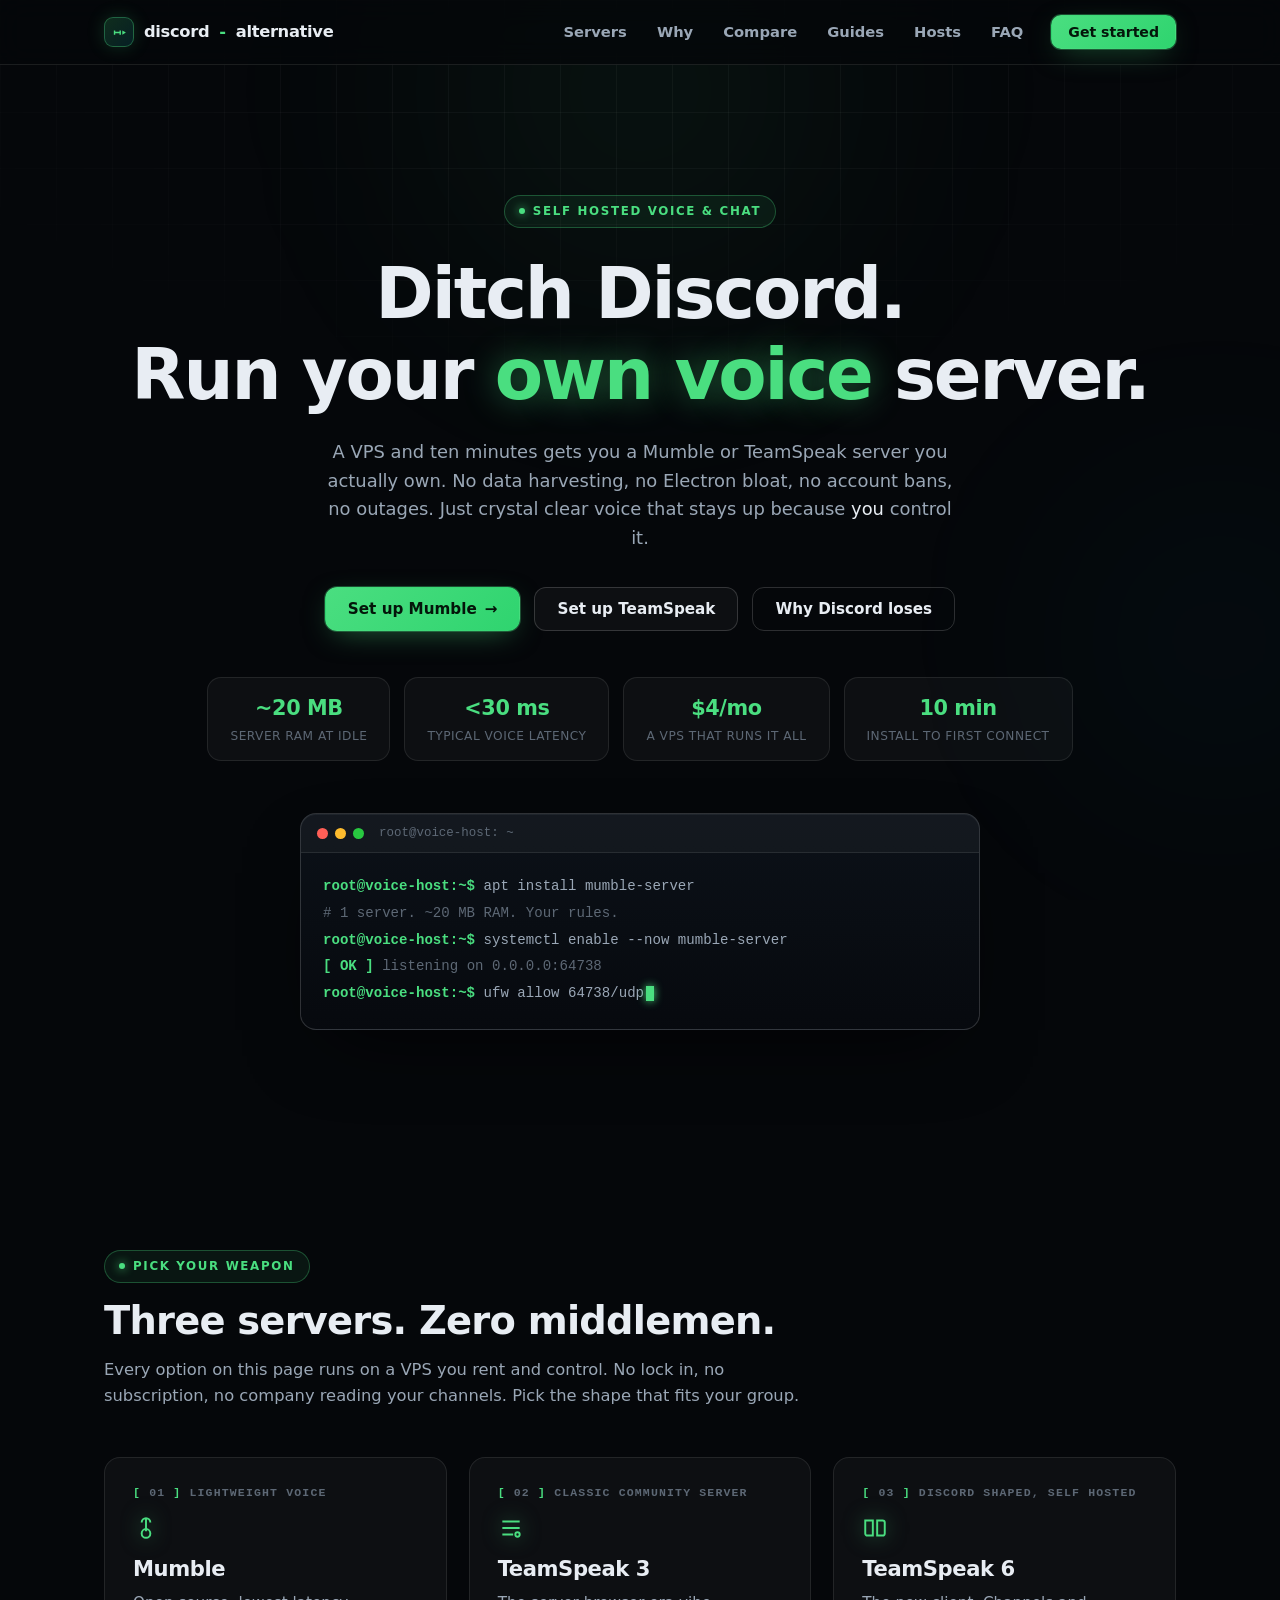
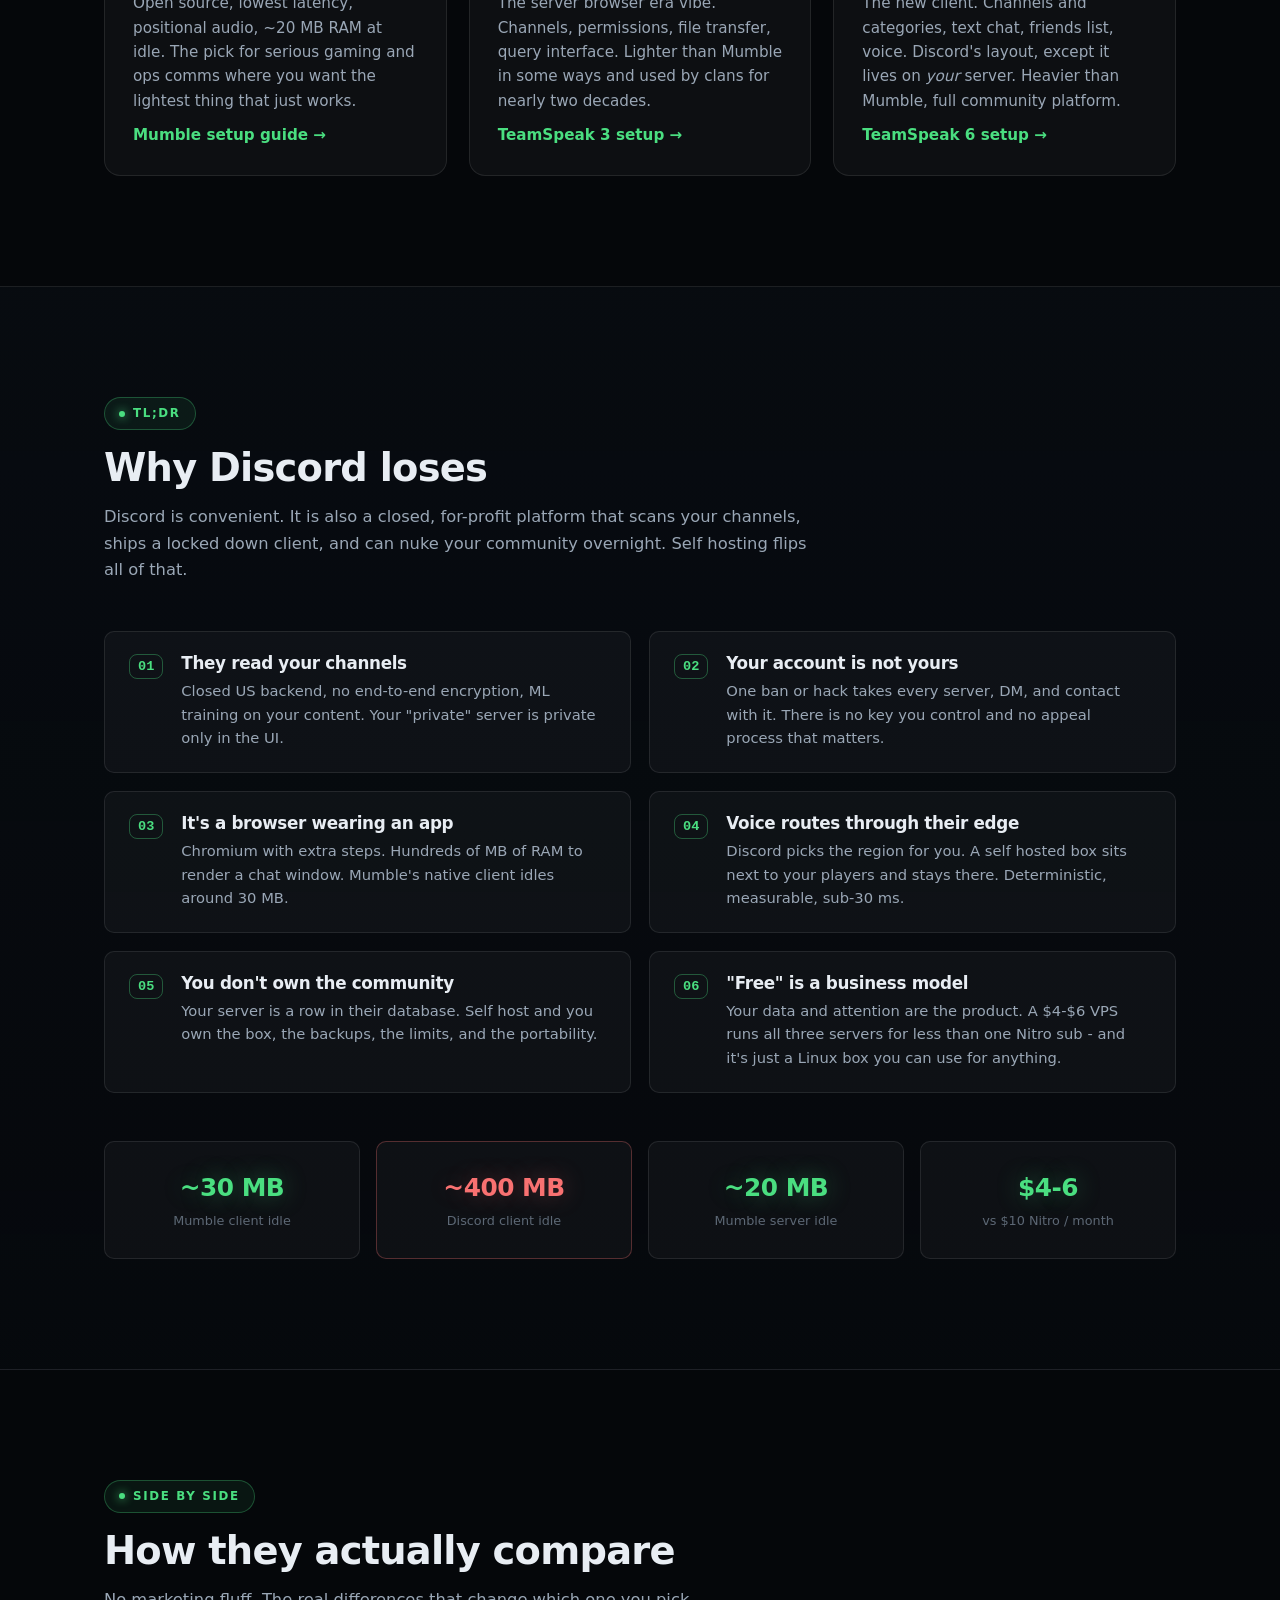
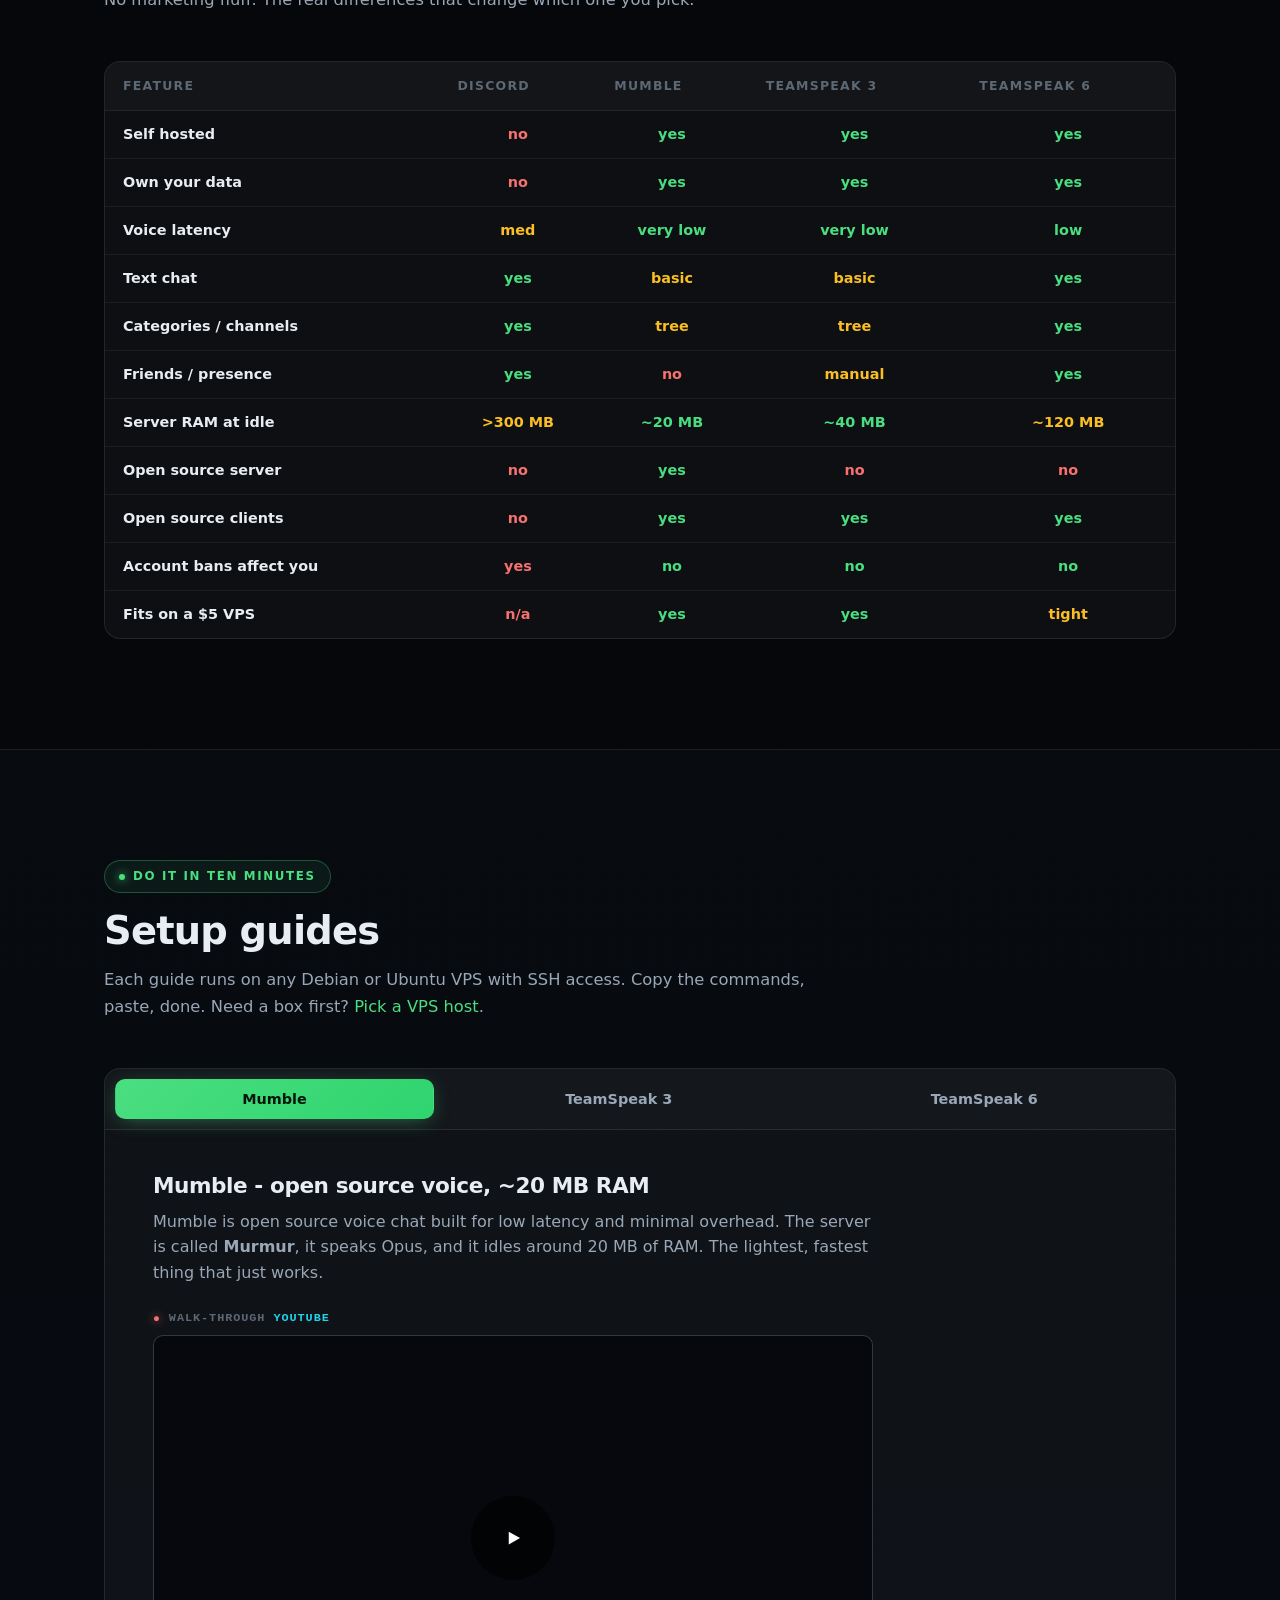
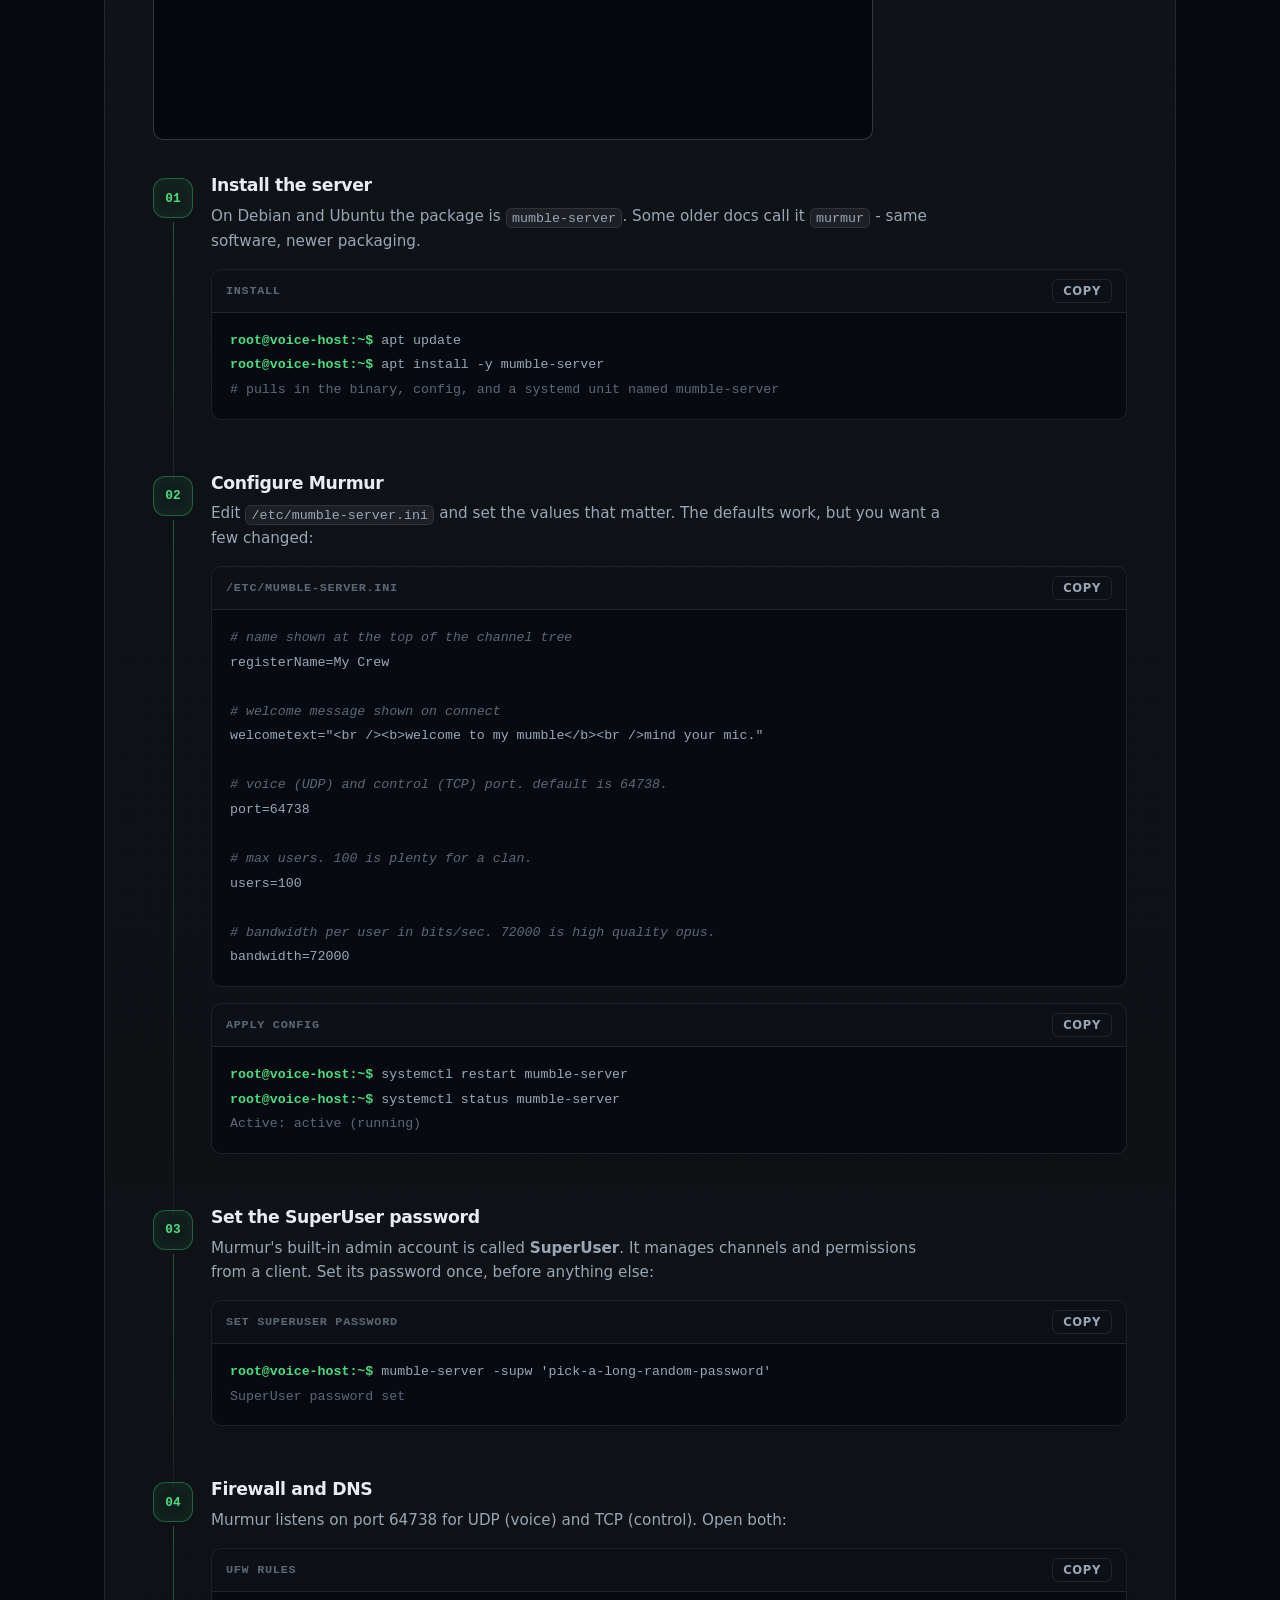
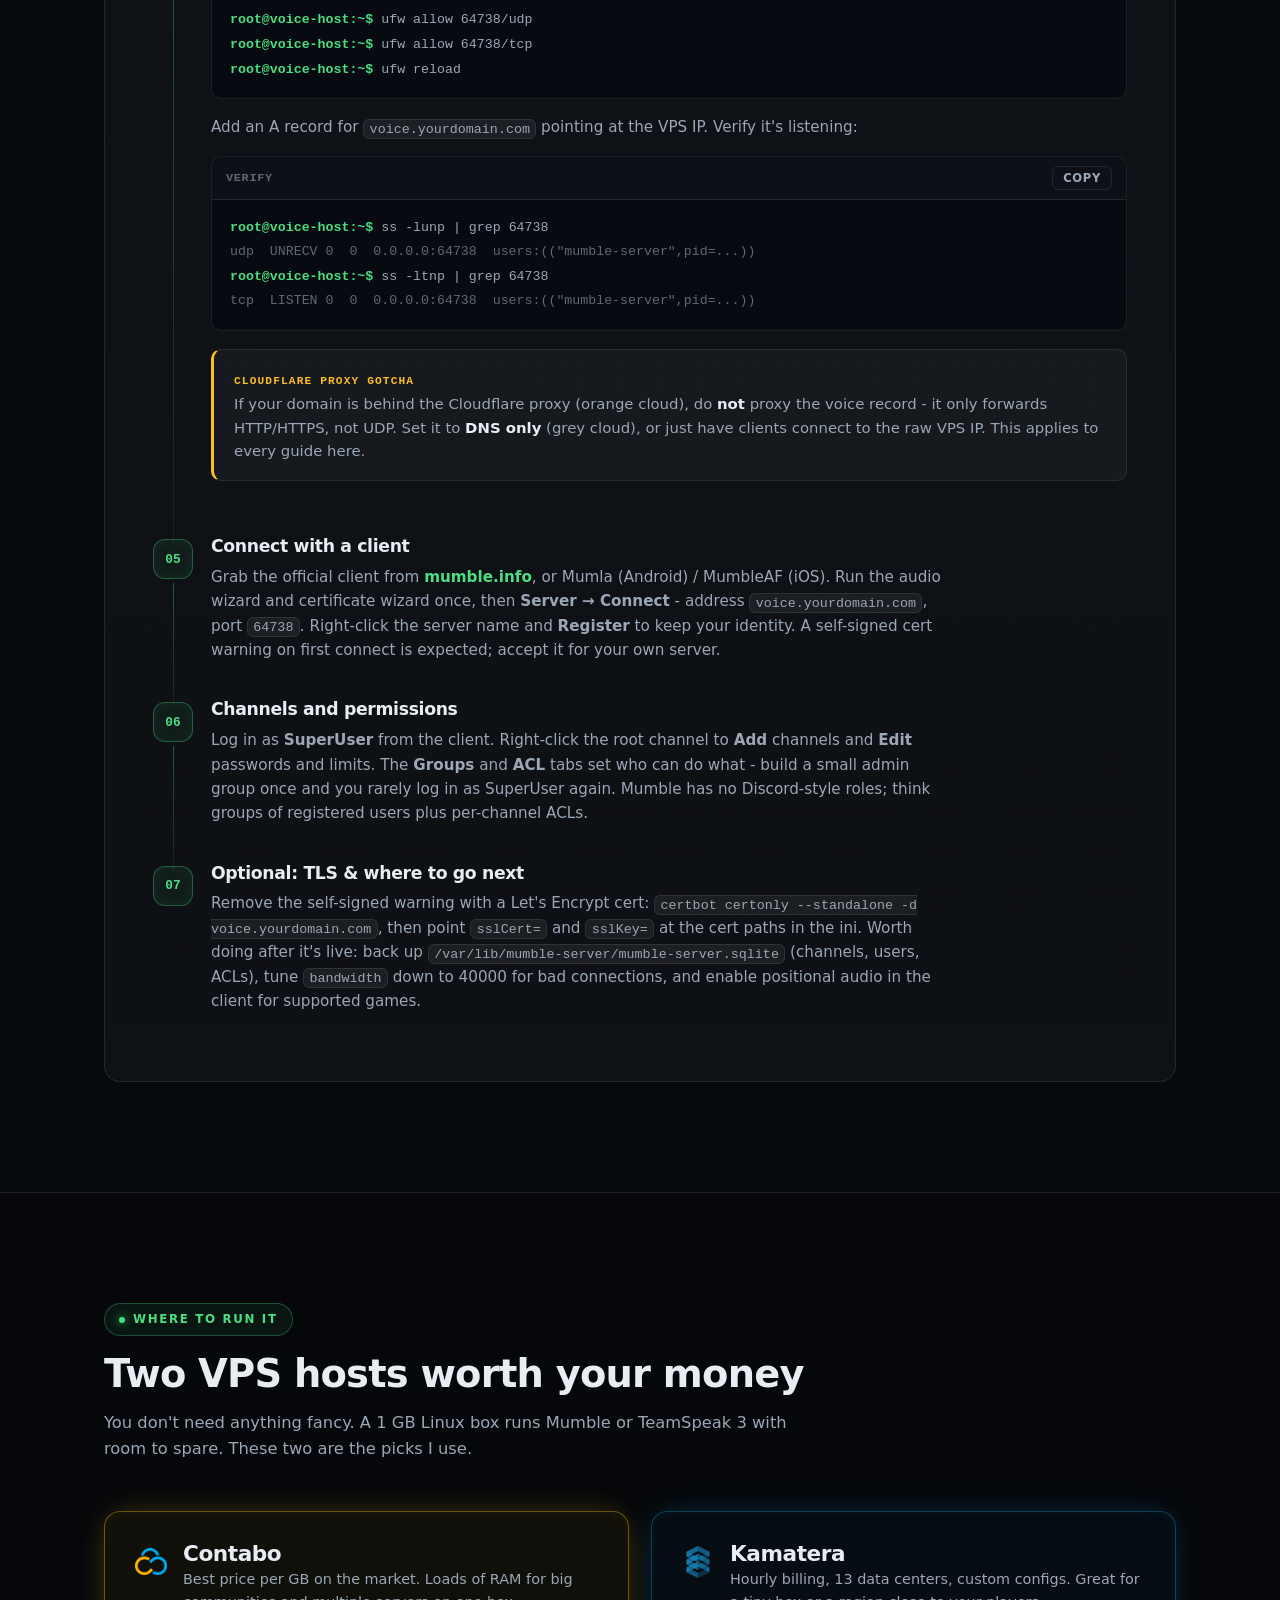
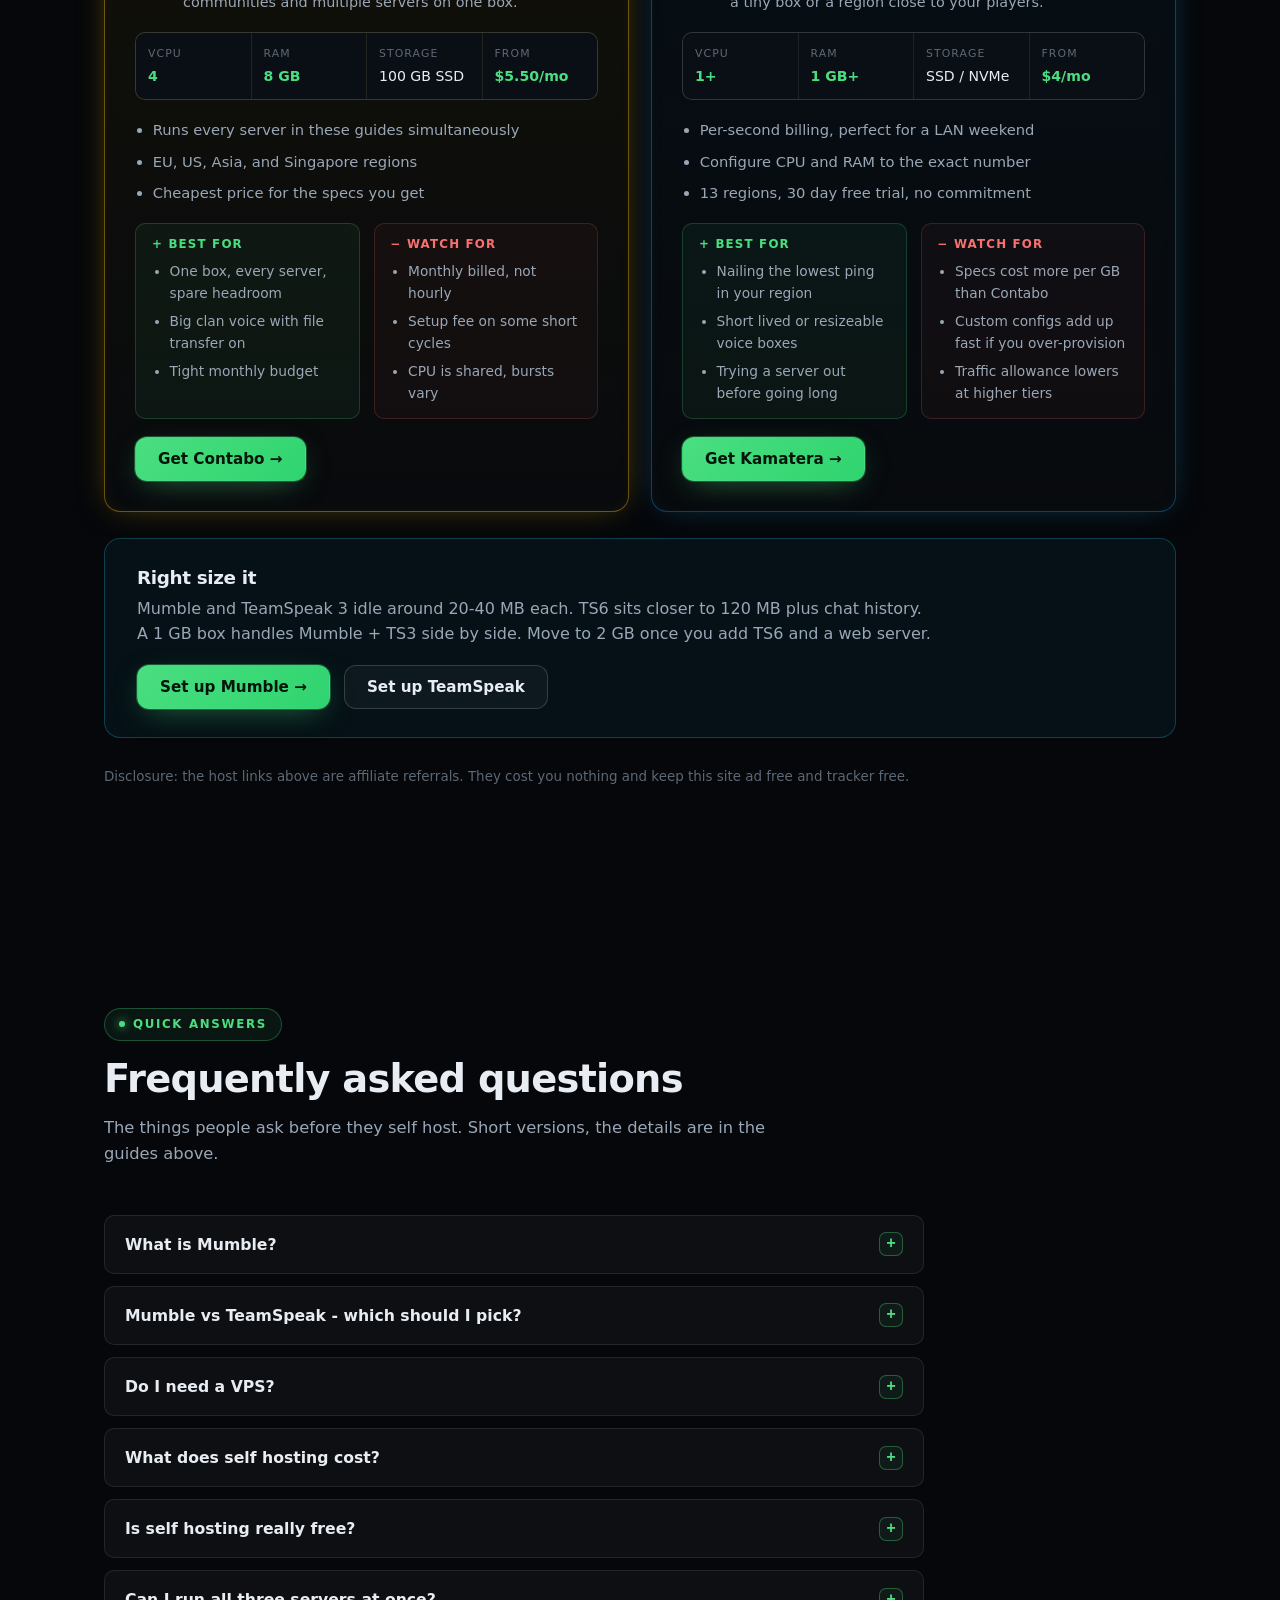
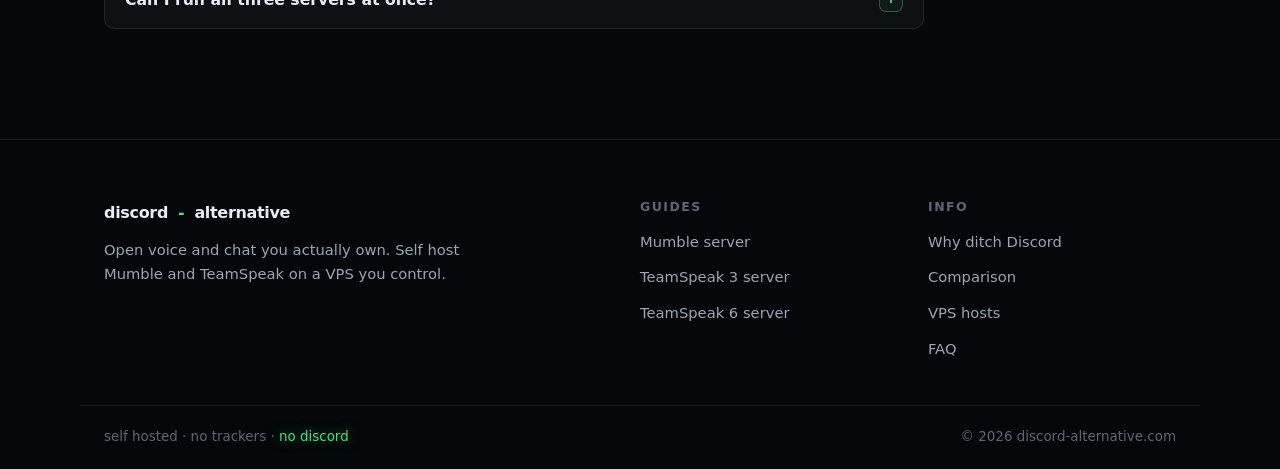
<file: index.html>
<!DOCTYPE html>
<html lang="en">
<head>
<meta charset="utf-8">
<meta name="viewport" content="width=device-width, initial-scale=1">
<title>Ditch Discord - Self Host Mumble &amp; TeamSpeak on a VPS</title>
<meta name="description" content="Self host Mumble and TeamSpeak on a VPS you own. ~20 MB RAM per server, sub-30 ms latency, from $4/mo. Ten-minute setup guides, host picks, and why Discord loses.">
<meta name="theme-color" content="#05070a">
<link rel="canonical" href="https://discord-alternative.com/">
<link rel="icon" href="data:image/svg+xml,%3Csvg xmlns='http://www.w3.org/2000/svg' viewBox='0 0 32 32'%3E%3Crect width='32' height='32' rx='7' fill='%2305070a'/%3E%3Cpath d='M9 11h2v10H9zm4 0 8 5-8 5z' fill='%234ade80'/%3E%3C/svg%3E">
<meta property="og:type" content="website">
<meta property="og:site_name" content="discord-alternative.com">
<meta property="og:locale" content="en_US">
<meta property="og:title" content="Ditch Discord. Run your own voice server.">
<meta property="og:description" content="Mumble and TeamSpeak on a VPS you own. No data harvesting, no Electron bloat, no bans, no outages. Ten minute setup.">
<meta property="og:url" content="https://discord-alternative.com/">
<meta property="og:image" content="https://discord-alternative.com/assets/img/og-card.png?v=3">
<meta property="og:image:type" content="image/png">
<meta property="og:image:width" content="1200">
<meta property="og:image:height" content="630">
<meta property="og:image:alt" content="Ditch Discord. Own your voice. Self host Mumble and TeamSpeak on a VPS.">
<meta name="twitter:card" content="summary_large_image">
<meta name="twitter:title" content="Ditch Discord. Run your own voice server.">
<meta name="twitter:description" content="Mumble and TeamSpeak on a VPS you own. No data harvesting, no Electron bloat, no bans, no outages. Ten minute setup.">
<meta name="twitter:image" content="https://discord-alternative.com/assets/img/og-card.png?v=3">
<meta name="twitter:image:alt" content="Ditch Discord. Own your voice. Self host Mumble and TeamSpeak on a VPS.">
<link rel="preconnect" href="https://i.ytimg.com" crossorigin>
<link rel="preload" href="/assets/fonts/inter-var.woff2" as="font" type="font/woff2" crossorigin>
<link rel="preload" href="/assets/fonts/jetbrains-mono-var.woff2" as="font" type="font/woff2" crossorigin>
<link rel="stylesheet" href="/assets/css/styles-v10.css">
<script type="application/ld+json">
{"@context":"https://schema.org","@type":"WebSite","name":"discord-alternative.com","url":"https://discord-alternative.com/","description":"Self host Mumble and TeamSpeak voice servers on a VPS you control. Setup guides, host comparisons, and why self hosting beats Discord."}
</script>
<script type="application/ld+json">
{"@context":"https://schema.org","@type":"FAQPage","mainEntity":[{"@type":"Question","name":"What is Mumble?","acceptedAnswer":{"@type":"Answer","text":"Mumble is open source voice chat built for low latency and minimal overhead. The server software is called Murmur, it uses the Opus codec, supports positional audio in games, and idles around 20 MB of RAM."}},{"@type":"Question","name":"Mumble vs TeamSpeak - which should I pick?","acceptedAnswer":{"@type":"Answer","text":"Mumble if you want the lightest, lowest latency pure voice server. TeamSpeak 3 if you want the classic channel and permission server. TeamSpeak 6 if you want a Discord style layout with text channels, categories, and a friends list. Many groups run both: Mumble for ops, TS6 for the casual hangout."}},{"@type":"Question","name":"Do I need a VPS?","acceptedAnswer":{"@type":"Answer","text":"Yes. A Linux VPS you control is the point of self hosting - you rent the box, you own the server. Any 1 GB Debian or Ubuntu VPS runs Mumble or TeamSpeak 3 with room to spare."}},{"@type":"Question","name":"What does self hosting cost?","acceptedAnswer":{"@type":"Answer","text":"Just the VPS, typically $4-$6 per month - less than a single Discord Nitro subscription. The software is free: Mumble is open source, and TeamSpeak is free for personal and small clan use."}},{"@type":"Question","name":"Is self hosting really free?","acceptedAnswer":{"@type":"Answer","text":"The servers are free to run. You pay for the VPS hardware and for your time setting it up - roughly ten minutes per server. There are no per-user fees and nothing is behind a paywall like Nitro."}},{"@type":"Question","name":"Can I run all three servers at once?","acceptedAnswer":{"@type":"Answer","text":"Yes. Murmur, TeamSpeak 3, and TeamSpeak 6 all fit on a single 2 GB box: one IP, three ports, three communities if you want. Each has its own systemd service."}}]}
</script>
</head>
<body>
<a href="#main" class="skip">Skip to content</a>

<div class="bg" aria-hidden="true">
  <div class="bg-grid"></div>
  <div class="bg-glow g1"></div>
  <div class="bg-glow g2"></div>
</div>

<header class="site-header">
  <nav class="nav" aria-label="Primary">
    <a class="brand" href="#top" aria-label="discord-alternative.com home">
      <span class="logo" aria-hidden="true"><svg viewBox="0 0 24 24" fill="none" stroke="currentColor" stroke-width="2"><path d="M5 9v6m0-3h8M13 9v6"/><path d="M16 9l5 3-5 3" fill="currentColor" stroke="none"/></svg></span>
      discord<span class="dot">-</span>alternative
    </a>
    <button class="nav-toggle" aria-controls="nav-links" aria-expanded="false" aria-label="Toggle navigation">
      <span class="bar"></span><span class="bar"></span><span class="bar"></span>
    </button>
    <ul class="nav-links" id="nav-links">
      <li><a href="#servers">Servers</a></li>
      <li><a href="#why">Why</a></li>
      <li><a href="#compare">Compare</a></li>
      <li><a href="#guides">Guides</a></li>
      <li><a href="#hosts">Hosts</a></li>
      <li><a href="#faq">FAQ</a></li>
      <li class="nav-cta"><a class="btn btn-primary btn-sm" href="#guides">Get started</a></li>
    </ul>
  </nav>
</header>

<main id="main">

<!-- ============================= HERO ============================= -->
<section class="hero" id="top">
  <div class="center hero-inner">
    <span class="pill reveal"><span class="dot"></span> self hosted voice &amp; chat</span>
    <h1 class="reveal">Ditch Discord.<br>Run your <span class="glow">own voice</span> server.</h1>
    <p class="lead reveal">A VPS and ten minutes gets you a Mumble or TeamSpeak server you actually own. No data harvesting, no Electron bloat, no account bans, no outages. Just crystal clear voice that stays up because <em>you</em> control it.</p>
    <div class="btn-row reveal">
      <a class="btn btn-primary" href="#guides" data-tab-link="mumble">Set up Mumble <span class="chev" aria-hidden="true">&rarr;</span></a>
      <a class="btn" href="#guides" data-tab-link="ts3">Set up TeamSpeak</a>
      <a class="btn btn-ghost" href="#why">Why Discord loses</a>
    </div>

    <ul class="stats reveal" aria-label="Key numbers">
      <li><b>~20 MB</b><span>server RAM at idle</span></li>
      <li><b>&lt;30 ms</b><span>typical voice latency</span></li>
      <li><b>$4/mo</b><span>a VPS that runs it all</span></li>
      <li><b>10 min</b><span>install to first connect</span></li>
    </ul>

    <div class="terminal reveal" aria-hidden="true">
      <div class="bar"><i class="r"></i><i class="y"></i><i class="g"></i><span class="title">root@voice-host: ~</span></div>
      <div class="body">
        <span class="l l1"><span class="ps1">root@voice-host:~$</span> apt install mumble-server</span>
        <span class="l l2 out"># 1 server. ~20 MB RAM. Your rules.</span>
        <span class="l l3"><span class="ps1">root@voice-host:~$</span> systemctl enable --now mumble-server</span>
        <span class="l l4"><span class="accent">[ OK ]</span> <span class="out">listening on 0.0.0.0:64738</span></span>
        <span class="l l5"><span class="ps1">root@voice-host:~$</span> ufw allow 64738/udp<span class="cursor"></span></span>
      </div>
    </div>
  </div>
</section>

<!-- ============================= SERVERS ============================= -->
<section class="section" id="servers">
  <div class="center">
    <div class="sec-head reveal">
      <span class="pill"><span class="dot"></span> pick your weapon</span>
      <h2>Three servers. Zero middlemen.</h2>
      <p>Every option on this page runs on a VPS you rent and control. No lock in, no subscription, no company reading your channels. Pick the shape that fits your group.</p>
    </div>

    <div class="grid grid-3">
      <article class="card reveal">
        <div class="tag"><span class="bracket">[</span> 01 <span class="bracket">]</span> lightweight voice</div>
        <svg class="ico" viewBox="0 0 24 24" fill="none" stroke="currentColor" stroke-width="1.8" aria-hidden="true"><path d="M12 3v12"/><circle cx="12" cy="17" r="4"/><path d="M8 7a4 4 0 0 1 8 0"/></svg>
        <h3>Mumble</h3>
        <p>Open source, lowest latency, positional audio, ~20 MB RAM at idle. The pick for serious gaming and ops comms where you want the lightest thing that just works.</p>
        <p><a class="card-link" href="#mumble">Mumble setup guide &rarr;</a></p>
      </article>

      <article class="card reveal">
        <div class="tag"><span class="bracket">[</span> 02 <span class="bracket">]</span> classic community server</div>
        <svg class="ico" viewBox="0 0 24 24" fill="none" stroke="currentColor" stroke-width="1.8" aria-hidden="true"><path d="M4 6h16M4 12h16M4 18h10"/><circle cx="18" cy="18" r="2"/></svg>
        <h3>TeamSpeak 3</h3>
        <p>The server browser era vibe. Channels, permissions, file transfer, query interface. Lighter than Mumble in some ways and used by clans for nearly two decades.</p>
        <p><a class="card-link" href="#ts3">TeamSpeak 3 setup &rarr;</a></p>
      </article>

      <article class="card reveal">
        <div class="tag"><span class="bracket">[</span> 03 <span class="bracket">]</span> discord shaped, self hosted</div>
        <svg class="ico" viewBox="0 0 24 24" fill="none" stroke="currentColor" stroke-width="1.8" aria-hidden="true"><path d="M3 5h7v14H5a2 2 0 0 1-2-2V5z"/><path d="M14 5h5a2 2 0 0 1 2 2v10a2 2 0 0 1-2 2h-5z"/></svg>
        <h3>TeamSpeak 6</h3>
        <p>The new client. Channels and categories, text chat, friends list, voice. Discord's layout, except it lives on <em>your</em> server. Heavier than Mumble, full community platform.</p>
        <p><a class="card-link" href="#ts6">TeamSpeak 6 setup &rarr;</a></p>
      </article>
    </div>
  </div>
</section>

<!-- ============================= WHY ============================= -->
<section class="section alt" id="why">
  <div class="center">
    <div class="sec-head reveal">
      <span class="pill"><span class="dot"></span> tl;dr</span>
      <h2>Why Discord loses</h2>
      <p>Discord is convenient. It is also a closed, for-profit platform that scans your channels, ships a locked down client, and can nuke your community overnight. Self hosting flips all of that.</p>
    </div>

    <div class="why-grid">
      <div class="why-item reveal">
        <span class="why-num">01</span>
        <div>
          <h3>They read your channels</h3>
          <p>Closed US backend, no end-to-end encryption, ML training on your content. Your "private" server is private only in the UI.</p>
        </div>
      </div>
      <div class="why-item reveal">
        <span class="why-num">02</span>
        <div>
          <h3>Your account is not yours</h3>
          <p>One ban or hack takes every server, DM, and contact with it. There is no key you control and no appeal process that matters.</p>
        </div>
      </div>
      <div class="why-item reveal">
        <span class="why-num">03</span>
        <div>
          <h3>It's a browser wearing an app</h3>
          <p>Chromium with extra steps. Hundreds of MB of RAM to render a chat window. Mumble's native client idles around 30 MB.</p>
        </div>
      </div>
      <div class="why-item reveal">
        <span class="why-num">04</span>
        <div>
          <h3>Voice routes through their edge</h3>
          <p>Discord picks the region for you. A self hosted box sits next to your players and stays there. Deterministic, measurable, sub-30 ms.</p>
        </div>
      </div>
      <div class="why-item reveal">
        <span class="why-num">05</span>
        <div>
          <h3>You don't own the community</h3>
          <p>Your server is a row in their database. Self host and you own the box, the backups, the limits, and the portability.</p>
        </div>
      </div>
      <div class="why-item reveal">
        <span class="why-num">06</span>
        <div>
          <h3>"Free" is a business model</h3>
          <p>Your data and attention are the product. A $4-$6 VPS runs all three servers for less than one Nitro sub - and it's just a Linux box you can use for anything.</p>
        </div>
      </div>
    </div>

    <div class="stat-row reveal">
      <div class="stat"><div class="v">~30 MB</div><div class="k">Mumble client idle</div></div>
      <div class="stat bad"><div class="v">~400 MB</div><div class="k">Discord client idle</div></div>
      <div class="stat"><div class="v">~20 MB</div><div class="k">Mumble server idle</div></div>
      <div class="stat"><div class="v">$4-6</div><div class="k">vs $10 Nitro / month</div></div>
    </div>
  </div>
</section>

<!-- ============================= COMPARE ============================= -->
<section class="section" id="compare">
  <div class="center">
    <div class="sec-head reveal">
      <span class="pill"><span class="dot"></span> side by side</span>
      <h2>How they actually compare</h2>
      <p>No marketing fluff. The real differences that change which one you pick.</p>
    </div>

    <div class="cmp-wrap reveal">
      <table class="cmp">
        <thead>
          <tr>
            <th>Feature</th>
            <th>Discord</th>
            <th>Mumble</th>
            <th>TeamSpeak 3</th>
            <th>TeamSpeak 6</th>
          </tr>
        </thead>
        <tbody>
          <tr><td class="col-feat">Self hosted</td><td class="center no">no</td><td class="center yes">yes</td><td class="center yes">yes</td><td class="center yes">yes</td></tr>
          <tr><td class="col-feat">Own your data</td><td class="center no">no</td><td class="center yes">yes</td><td class="center yes">yes</td><td class="center yes">yes</td></tr>
          <tr><td class="col-feat">Voice latency</td><td class="center me">med</td><td class="center yes">very low</td><td class="center yes">very low</td><td class="center yes">low</td></tr>
          <tr><td class="col-feat">Text chat</td><td class="center yes">yes</td><td class="center me">basic</td><td class="center me">basic</td><td class="center yes">yes</td></tr>
          <tr><td class="col-feat">Categories / channels</td><td class="center yes">yes</td><td class="center me">tree</td><td class="center me">tree</td><td class="center yes">yes</td></tr>
          <tr><td class="col-feat">Friends / presence</td><td class="center yes">yes</td><td class="center no">no</td><td class="center me">manual</td><td class="center yes">yes</td></tr>
          <tr><td class="col-feat">Server RAM at idle</td><td class="center me">&gt;300 MB</td><td class="center yes">~20 MB</td><td class="center yes">~40 MB</td><td class="center me">~120 MB</td></tr>
          <tr><td class="col-feat">Open source server</td><td class="center no">no</td><td class="center yes">yes</td><td class="center no">no</td><td class="center no">no</td></tr>
          <tr><td class="col-feat">Open source clients</td><td class="center no">no</td><td class="center yes">yes</td><td class="center yes">yes</td><td class="center yes">yes</td></tr>
          <tr><td class="col-feat">Account bans affect you</td><td class="center no">yes</td><td class="center yes">no</td><td class="center yes">no</td><td class="center yes">no</td></tr>
          <tr><td class="col-feat">Fits on a $5 VPS</td><td class="center no">n/a</td><td class="center yes">yes</td><td class="center yes">yes</td><td class="center me">tight</td></tr>
        </tbody>
      </table>
    </div>
  </div>
</section>

<!-- ============================= GUIDES ============================= -->
<section class="section alt" id="guides">
  <div class="center">
    <div class="sec-head reveal">
      <span class="pill"><span class="dot"></span> do it in ten minutes</span>
      <h2>Setup guides</h2>
      <p>Each guide runs on any Debian or Ubuntu VPS with SSH access. Copy the commands, paste, done. Need a box first? <a href="#hosts">Pick a VPS host</a>.</p>
    </div>

    <div class="tabs reveal">
      <div class="tab-bar" role="tablist" aria-label="Setup guides">
        <button class="tab-btn active" id="tab-mumble" role="tab" aria-selected="true" aria-controls="panel-mumble" data-tab="mumble">Mumble</button>
        <button class="tab-btn" id="tab-ts3" role="tab" aria-selected="false" aria-controls="panel-ts3" data-tab="ts3">TeamSpeak 3</button>
        <button class="tab-btn" id="tab-ts6" role="tab" aria-selected="false" aria-controls="panel-ts6" data-tab="ts6">TeamSpeak 6</button>
      </div>

      <!-- ============ MUMBLE ============ -->
      <div class="tab-panel" id="panel-mumble" role="tabpanel" aria-labelledby="tab-mumble">
        <div class="panel-intro" id="mumble">
          <h3>Mumble - open source voice, ~20 MB RAM</h3>
          <p>Mumble is open source voice chat built for low latency and minimal overhead. The server is called <strong>Murmur</strong>, it speaks Opus, and it idles around 20 MB of RAM. The lightest, fastest thing that just works.</p>
        </div>

        <div class="video-wrap">
          <div class="video-meta"><span class="live">&#9679;</span> walk-through <span class="yt">youtube</span></div>
          <div class="video" data-yt="crHmLRJJG_A" data-title="How to self host a Mumble voice server on a VPS"></div>
        </div>

        <ol class="steps">
          <li>
            <h4>Install the server</h4>
            <p>On Debian and Ubuntu the package is <code>mumble-server</code>. Some older docs call it <code>murmur</code> - same software, newer packaging.</p>
            <div class="snippet">
              <div class="label"><span class="file">install</span><button class="cpy" type="button">copy</button></div>
<pre><span class="ps1">root@voice-host:~$</span> apt update
<span class="ps1">root@voice-host:~$</span> apt install -y mumble-server
<span class="out"># pulls in the binary, config, and a systemd unit named mumble-server</span></pre>
            </div>
          </li>

          <li id="mumble-config">
            <h4>Configure Murmur</h4>
            <p>Edit <code>/etc/mumble-server.ini</code> and set the values that matter. The defaults work, but you want a few changed:</p>
            <div class="snippet">
              <div class="label"><span class="file">/etc/mumble-server.ini</span><button class="cpy" type="button">copy</button></div>
<pre><span class="cmt"># name shown at the top of the channel tree</span>
registerName=My Crew

<span class="cmt"># welcome message shown on connect</span>
welcometext="&lt;br /&gt;&lt;b&gt;welcome to my mumble&lt;/b&gt;&lt;br /&gt;mind your mic."

<span class="cmt"># voice (UDP) and control (TCP) port. default is 64738.</span>
port=64738

<span class="cmt"># max users. 100 is plenty for a clan.</span>
users=100

<span class="cmt"># bandwidth per user in bits/sec. 72000 is high quality opus.</span>
bandwidth=72000</pre>
            </div>
            <div class="snippet">
              <div class="label"><span class="file">apply config</span><button class="cpy" type="button">copy</button></div>
<pre><span class="ps1">root@voice-host:~$</span> systemctl restart mumble-server
<span class="ps1">root@voice-host:~$</span> systemctl status mumble-server
<span class="out">Active: active (running)</span></pre>
            </div>
          </li>

          <li>
            <h4>Set the SuperUser password</h4>
            <p>Murmur's built-in admin account is called <strong>SuperUser</strong>. It manages channels and permissions from a client. Set its password once, before anything else:</p>
            <div class="snippet">
              <div class="label"><span class="file">set superuser password</span><button class="cpy" type="button">copy</button></div>
<pre><span class="ps1">root@voice-host:~$</span> mumble-server -supw 'pick-a-long-random-password'
<span class="out">SuperUser password set</span></pre>
            </div>
          </li>

          <li id="mumble-firewall">
            <h4>Firewall and DNS</h4>
            <p>Murmur listens on port 64738 for UDP (voice) and TCP (control). Open both:</p>
            <div class="snippet">
              <div class="label"><span class="file">ufw rules</span><button class="cpy" type="button">copy</button></div>
<pre><span class="ps1">root@voice-host:~$</span> ufw allow 64738/udp
<span class="ps1">root@voice-host:~$</span> ufw allow 64738/tcp
<span class="ps1">root@voice-host:~$</span> ufw reload</pre>
            </div>
            <p>Add an A record for <code>voice.yourdomain.com</code> pointing at the VPS IP. Verify it's listening:</p>
            <div class="snippet">
              <div class="label"><span class="file">verify</span><button class="cpy" type="button">copy</button></div>
<pre><span class="ps1">root@voice-host:~$</span> ss -lunp | grep 64738
<span class="out">udp  UNRECV 0  0  0.0.0.0:64738  users:(("mumble-server",pid=...))</span>
<span class="ps1">root@voice-host:~$</span> ss -ltnp | grep 64738
<span class="out">tcp  LISTEN 0  0  0.0.0.0:64738  users:(("mumble-server",pid=...))</span></pre>
            </div>
            <div class="callout warn">
              <span class="tag">cloudflare proxy gotcha</span>
              <p>If your domain is behind the Cloudflare proxy (orange cloud), do <strong>not</strong> proxy the voice record - it only forwards HTTP/HTTPS, not UDP. Set it to <strong>DNS only</strong> (grey cloud), or just have clients connect to the raw VPS IP. This applies to every guide here.</p>
            </div>
          </li>

          <li>
            <h4>Connect with a client</h4>
            <p>Grab the official client from <a href="https://www.mumble.info/downloads/" rel="noopener" target="_blank">mumble.info</a>, or Mumla (Android) / MumbleAF (iOS). Run the audio wizard and certificate wizard once, then <strong>Server &rarr; Connect</strong> - address <code>voice.yourdomain.com</code>, port <code>64738</code>. Right-click the server name and <strong>Register</strong> to keep your identity. A self-signed cert warning on first connect is expected; accept it for your own server.</p>
          </li>

          <li>
            <h4>Channels and permissions</h4>
            <p>Log in as <strong>SuperUser</strong> from the client. Right-click the root channel to <strong>Add</strong> channels and <strong>Edit</strong> passwords and limits. The <strong>Groups</strong> and <strong>ACL</strong> tabs set who can do what - build a small admin group once and you rarely log in as SuperUser again. Mumble has no Discord-style roles; think groups of registered users plus per-channel ACLs.</p>
          </li>

          <li>
            <h4>Optional: TLS &amp; where to go next</h4>
            <p>Remove the self-signed warning with a Let's Encrypt cert: <code>certbot certonly --standalone -d voice.yourdomain.com</code>, then point <code>sslCert=</code> and <code>sslKey=</code> at the cert paths in the ini. Worth doing after it's live: back up <code>/var/lib/mumble-server/mumble-server.sqlite</code> (channels, users, ACLs), tune <code>bandwidth</code> down to 40000 for bad connections, and enable positional audio in the client for supported games.</p>
          </li>
        </ol>
      </div>

      <!-- ============ TS3 ============ -->
      <div class="tab-panel" id="panel-ts3" role="tabpanel" aria-labelledby="tab-ts3" hidden>
        <div class="panel-intro" id="ts3">
          <h3>TeamSpeak 3 - the classic community server</h3>
          <p>A single binary, no package manager, no container. Channels, permissions, file transfer, and a query interface. Lightweight enough for the cheapest box, battle tested for nearly two decades.</p>
        </div>

        <div class="video-wrap">
          <div class="video-meta"><span class="live">&#9679;</span> walk-through <span class="yt">youtube</span></div>
          <div class="video" data-yt="jYReyl-7omQ" data-title="How to self host a TeamSpeak 3 server on a VPS"></div>
        </div>

        <ol class="steps">
          <li>
            <h4>Download and run</h4>
            <p>Create a dedicated user, then grab the 64-bit Linux server binary. Confirm the current version on the <a href="https://teamspeak.com/en/downloads/#server" rel="noopener" target="_blank">TeamSpeak downloads page</a>.</p>
            <div class="snippet">
              <div class="label"><span class="file">setup</span><button class="cpy" type="button">copy</button></div>
<pre><span class="cmt"># create a dedicated user with no shell login</span>
<span class="ps1">root@voice-host:~$</span> useradd -m -s /bin/bash teamspeak

<span class="cmt"># become that user and download the server</span>
<span class="ps1">root@voice-host:~$</span> su - teamspeak
<span class="ps1">teamspeak@voice-host:~$</span> wget https://files.teamspeak-services.com/releases/server/3.13.7/teamspeak3-server_linux_amd64-3.13.7.tar.bz2
<span class="ps1">teamspeak@voice-host:~$</span> tar xjf teamspeak3-server_linux_amd64-3.13.7.tar.bz2
<span class="ps1">teamspeak@voice-host:~$</span> cd teamspeak3-server_linux_amd64

<span class="cmt"># accept the license and create a config file</span>
<span class="ps1">teamspeak@voice-host:~/teamspeak3-server_linux_amd64$</span> touch .ts3server_license_accepted
<span class="ps1">teamspeak@voice-host:~/teamspeak3-server_linux_amd64$</span> echo "license_accepted=1" &gt; ts3server.ini

<span class="cmt"># first run. note the serveradmin password and the privileged key.</span>
<span class="ps1">teamspeak@voice-host:~/teamspeak3-server_linux_amd64$</span> ./ts3server_minimal_runscript.sh inifile=ts3server.ini
<span class="out">------------------------------------------------------------------
I M P O R T A N T
------------------------------------------------------------------
Server Query Admin Account created
  loginname= "serveradmin", password= "AaBbCc..."
ServerAdmin privilege key created, please use it to gain
serveradmin rights for your virtualserver.
  token=      r4nD0mPr1v1l3g3k3y...
------------------------------------------------------------------</span></pre>
            </div>
            <div class="callout danger">
              <span class="tag">save both strings</span>
              <p>The <code>serveradmin</code> password and the privilege <code>token</code> are printed <strong>only once</strong>. The token promotes your client to owner; the password is for ServerQuery. Copy them somewhere safe right now.</p>
            </div>
          </li>

          <li>
            <h4>Firewall ports</h4>
            <div class="cmp-wrap" style="max-width:680px">
              <table class="cmp">
                <thead><tr><th>Port</th><th>Proto</th><th>Use</th></tr></thead>
                <tbody>
                  <tr><td class="col-feat">9987</td><td class="center"><code>UDP</code></td><td>Voice</td></tr>
                  <tr><td class="col-feat">30033</td><td class="center"><code>TCP</code></td><td>File transfer</td></tr>
                  <tr><td class="col-feat">10011</td><td class="center"><code>TCP</code></td><td>ServerQuery (admin)</td></tr>
                </tbody>
              </table>
            </div>
            <div class="snippet">
              <div class="label"><span class="file">ufw</span><button class="cpy" type="button">copy</button></div>
<pre><span class="ps1">root@voice-host:~$</span> ufw allow 9987/udp
<span class="ps1">root@voice-host:~$</span> ufw allow 30033/tcp
<span class="ps1">root@voice-host:~$</span> ufw allow 10011/tcp
<span class="ps1">root@voice-host:~$</span> ufw reload</pre>
            </div>
            <div class="callout warn">
              <span class="tag">don't expose 10011</span>
              <p>ServerQuery is powerful. If you script against it, restrict 10011 to localhost or a small allowlist. Never leave it open to the world on a community box.</p>
            </div>
          </li>

          <li>
            <h4>Claim admin &amp; connect</h4>
            <p>Install the client from <a href="https://teamspeak.com/en/downloads/" rel="noopener" target="_blank">teamspeak.com</a>. <strong>Connections &rarr; Connect</strong>: address <code>voice.yourdomain.com</code>, port <code>9987</code>, any nickname. Paste the privilege key when prompted - your client is now ServerAdmin. Right-click to create channels, set passwords and codecs, and use <strong>Permissions &rarr; Server Groups</strong> to build admin/mod groups that replace Discord roles.</p>
          </li>

          <li>
            <h4>Run as a service</h4>
            <p>The runscript is for testing. Run it under systemd so it survives reboots:</p>
            <div class="snippet">
              <div class="label"><span class="file">/etc/systemd/system/ts3server.service</span><button class="cpy" type="button">copy</button></div>
<pre>[Unit]
Description=TeamSpeak 3 Server
After=network.target

[Service]
WorkingDirectory=/home/teamspeak/teamspeak3-server_linux_amd64
User=teamspeak
Group=teamspeak
Type=forking
ExecStart=/home/teamspeak/teamspeak3-server_linux_amd64/ts3server_startscript.sh start inifile=ts3server.ini
ExecStop=/home/teamspeak/teamspeak3-server_linux_amd64/ts3server_startscript.sh stop
PIDFile=/home/teamspeak/teamspeak3-server_linux_amd64/ts3server_server.pid
Restart=on-failure
RestartSec=10

[Install]
WantedBy=multi-user.target</pre>
            </div>
            <div class="snippet">
              <div class="label"><span class="file">enable</span><button class="cpy" type="button">copy</button></div>
<pre><span class="ps1">root@voice-host:~$</span> systemctl daemon-reload
<span class="ps1">root@voice-host:~$</span> systemctl enable --now ts3server
<span class="ps1">root@voice-host:~$</span> systemctl status ts3server
<span class="out">Active: active (running)</span></pre>
            </div>
          </li>

          <li>
            <h4>Optional: TLS</h4>
            <p>Point <code>certificate=</code> and <code>certificate_key=</code> at a Let's Encrypt cert in <code>ts3server.ini</code> (same certbot flow as Mumble) and clients stop seeing the warning. Make sure the <code>teamspeak</code> user can read the files, and add a renew hook that restarts the service.</p>
          </li>
        </ol>
      </div>

      <!-- ============ TS6 ============ -->
      <div class="tab-panel" id="panel-ts6" role="tabpanel" aria-labelledby="tab-ts6" hidden>
        <div class="panel-intro" id="ts6">
          <h3>TeamSpeak 6 - the Discord layout, self hosted</h3>
          <p>The refreshed client: text channels, categories, friends list, presence, and voice in a sidebar that will look familiar. Heavier than Mumble and a touch heavier than TS3, but a full community platform on your hardware.</p>
        </div>

        <div class="video-wrap">
          <div class="video-meta"><span class="live">&#9679;</span> walk-through <span class="yt">youtube</span></div>
          <div class="video" data-yt="231HYGpI5Rg" data-title="How to self host a TeamSpeak 6 server on a VPS"></div>
        </div>

        <ol class="steps">
          <li>
            <h4>Install the server</h4>
            <p>Reuse the <code>teamspeak</code> user from the TS3 section, then grab the latest Linux server from the <a href="https://github.com/teamspeak/teamspeak6-server/releases" rel="noopener" target="_blank">GitHub releases page</a>. The archive is a <code>.tar.xz</code> that extracts in place - there is no wrapper folder and no runscript in the current build. TS6 is under active development, so names can shift between builds.</p>
            <div class="snippet">
              <div class="label"><span class="file">setup</span><button class="cpy" type="button">copy</button></div>
<pre><span class="ps1">root@voice-host:~$</span> su - teamspeak
<span class="ps1">teamspeak@voice-host:~$</span> wget &lt;copy the linux-amd64.tar.xz URL from the GitHub releases page&gt;
<span class="cmt"># paste the archive URL from github.com/teamspeak/teamspeak6-server/releases into wget.</span>
<span class="ps1">teamspeak@voice-host:~$</span> tar -xf teamspeak6-server-linux-amd64.tar.xz

<span class="cmt"># accept the license. tsserver runs from the directory you extracted into.</span>
<span class="ps1">teamspeak@voice-host:~$</span> touch .tsserver_license_accepted

<span class="cmt"># first run. save the serveradmin password and apikey - printed only once.</span>
<span class="ps1">teamspeak@voice-host:~$</span> ./tsserver
<span class="out">------------------------------------------------------------------
                      I M P O R T A N T
------------------------------------------------------------------
               Server Query Admin Account created
         loginname= "serveradmin", password= "AaBbCc..."
         apikey= "r4nD0mAp1k3y..."
------------------------------------------------------------------</span></pre>
            </div>
          </li>

          <li>
            <h4>Firewall ports</h4>
            <p>Same family as TS3, plus HTTPS for the account web and TSDNS:</p>
            <div class="cmp-wrap" style="max-width:680px">
              <table class="cmp">
                <thead><tr><th>Port</th><th>Proto</th><th>Use</th></tr></thead>
                <tbody>
                  <tr><td class="col-feat">9987</td><td class="center"><code>UDP</code></td><td>Voice</td></tr>
                  <tr><td class="col-feat">30033</td><td class="center"><code>TCP</code></td><td>File transfer</td></tr>
                  <tr><td class="col-feat">10011</td><td class="center"><code>TCP</code></td><td>ServerQuery</td></tr>
                  <tr><td class="col-feat">443 / 80</td><td class="center"><code>TCP</code></td><td>TSDNS / account web (optional)</td></tr>
                </tbody>
              </table>
            </div>
            <div class="snippet">
              <div class="label"><span class="file">ufw</span><button class="cpy" type="button">copy</button></div>
<pre><span class="ps1">root@voice-host:~$</span> ufw allow 9987/udp
<span class="ps1">root@voice-host:~$</span> ufw allow 30033/tcp
<span class="ps1">root@voice-host:~$</span> ufw allow 10011/tcp
<span class="ps1">root@voice-host:~$</span> ufw reload</pre>
            </div>
            <p>Same caveats as TS3: keep <code>10011</code> restricted and grey-cloud the voice subdomain (UDP does not go through the Cloudflare proxy).</p>
          </li>

          <li>
            <h4>Connect and claim</h4>
            <p>The TS6 client uses a global TeamSpeak account for friends and presence - separate from your server admin credentials. First launch walks you through creating it. Then <strong>Connections &rarr; Connect</strong>, and use the serveradmin password or the apikey from first run to manage the server, then build categories with voice and text channels inside. Find people by account handle to add friends and see cross-server presence.</p>
          </li>

          <li>
            <h4>Run as a service</h4>
            <p>There are no runscripts in the current build - the <code>tsserver</code> binary is the whole server and it runs in the foreground. systemd keeps it alive:</p>
            <div class="snippet">
              <div class="label"><span class="file">/etc/systemd/system/ts6server.service</span><button class="cpy" type="button">copy</button></div>
<pre>[Unit]
Description=TeamSpeak 6 Server
After=network.target

[Service]
WorkingDirectory=/home/teamspeak
User=teamspeak
Group=teamspeak
Type=simple
ExecStart=/home/teamspeak/tsserver
Restart=on-failure
RestartSec=10

[Install]
WantedBy=multi-user.target</pre>
            </div>
            <div class="snippet">
              <div class="label"><span class="file">enable</span><button class="cpy" type="button">copy</button></div>
<pre><span class="ps1">root@voice-host:~$</span> systemctl daemon-reload
<span class="ps1">root@voice-host:~$</span> systemctl enable --now ts6server
<span class="ps1">root@voice-host:~$</span> systemctl status ts6server
<span class="out">Active: active (running)</span></pre>
            </div>
          </li>

          <li>
            <h4>TS6 vs TS3 - which one</h4>
            <div class="cmp-wrap" style="max-width:780px">
              <table class="cmp">
                <thead><tr><th></th><th>TeamSpeak 3</th><th>TeamSpeak 6</th></tr></thead>
                <tbody>
                  <tr><td class="col-feat">Layout</td><td>Channel tree, chat tabs</td><td>Categories + sidebar, Discord shaped</td></tr>
                  <tr><td class="col-feat">Text chat</td><td>Per channel, basic</td><td>Full text channels inside categories</td></tr>
                  <tr><td class="col-feat">Friends / presence</td><td>Manual, per server</td><td>Global friends list, cross server presence</td></tr>
                  <tr><td class="col-feat">Server RAM at idle</td><td>~40 MB</td><td>~120 MB</td></tr>
                  <tr><td class="col-feat">VPS sweet spot</td><td>1 GB cheap box</td><td>2 GB box</td></tr>
                  <tr><td class="col-feat">Best for</td><td>Pure voice, classic vibe</td><td>Community hangout, text + voice + friends</td></tr>
                </tbody>
              </table>
            </div>
            <div class="callout tip">
              <span class="tag">both at once</span>
              <p>Murmur, TS3, and TS6 all fit on a single 2 GB box. One IP, three ports, three communities if you want. Lots of people run both: Mumble for rostered ops, TS6 for the casual hangout.</p>
            </div>
          </li>
        </ol>
      </div>
    </div>
  </div>
</section>

<!-- ============================= HOSTS ============================= -->
<section class="section" id="hosts">
  <div class="center">
    <div class="sec-head reveal">
      <span class="pill"><span class="dot"></span> where to run it</span>
      <h2>Two VPS hosts worth your money</h2>
      <p>You don't need anything fancy. A 1 GB Linux box runs Mumble or TeamSpeak 3 with room to spare. These two are the picks I use.</p>
    </div>

    <div class="grid grid-2">
      <article class="host-card contabo reveal">
        <div class="top">
          <img class="host-logo" src="/assets/img/contabo.webp" alt="Contabo" width="32" height="32">
          <div>
            <h3>Contabo</h3>
            <p class="blurb">Best price per GB on the market. Loads of RAM for big communities and multiple servers on one box.</p>
          </div>
        </div>
        <div class="specs">
          <div><span class="k">vCPU</span><span class="v"><b>4</b></span></div>
          <div><span class="k">RAM</span><span class="v"><b>8 GB</b></span></div>
          <div><span class="k">Storage</span><span class="v">100 GB SSD</span></div>
          <div><span class="k">From</span><span class="v"><b>$5.50/mo</b></span></div>
        </div>
        <ul>
          <li>Runs every server in these guides simultaneously</li>
          <li>EU, US, Asia, and Singapore regions</li>
          <li>Cheapest price for the specs you get</li>
        </ul>
        <div class="pc">
          <div class="col good">
            <h4>&plus; best for</h4>
            <ul>
              <li>One box, every server, spare headroom</li>
              <li>Big clan voice with file transfer on</li>
              <li>Tight monthly budget</li>
            </ul>
          </div>
          <div class="col bad">
            <h4>&minus; watch for</h4>
            <ul>
              <li>Monthly billed, not hourly</li>
              <li>Setup fee on some short cycles</li>
              <li>CPU is shared, bursts vary</li>
            </ul>
          </div>
        </div>
        <p class="cta"><a class="btn btn-primary" href="https://websplaining.com/contabo" rel="sponsored nofollow noopener" target="_blank">Get Contabo &rarr;</a></p>
      </article>

      <article class="host-card kamatera reveal">
        <div class="top">
          <img class="host-logo" src="/assets/img/kamatera-blue.png" alt="Kamatera" width="32" height="32">
          <div>
            <h3>Kamatera</h3>
            <p class="blurb">Hourly billing, 13 data centers, custom configs. Great for a tiny box or a region close to your players.</p>
          </div>
        </div>
        <div class="specs">
          <div><span class="k">vCPU</span><span class="v"><b>1+</b></span></div>
          <div><span class="k">RAM</span><span class="v"><b>1 GB+</b></span></div>
          <div><span class="k">Storage</span><span class="v">SSD / NVMe</span></div>
          <div><span class="k">From</span><span class="v"><b>$4/mo</b></span></div>
        </div>
        <ul>
          <li>Per-second billing, perfect for a LAN weekend</li>
          <li>Configure CPU and RAM to the exact number</li>
          <li>13 regions, 30 day free trial, no commitment</li>
        </ul>
        <div class="pc">
          <div class="col good">
            <h4>&plus; best for</h4>
            <ul>
              <li>Nailing the lowest ping in your region</li>
              <li>Short lived or resizeable voice boxes</li>
              <li>Trying a server out before going long</li>
            </ul>
          </div>
          <div class="col bad">
            <h4>&minus; watch for</h4>
            <ul>
              <li>Specs cost more per GB than Contabo</li>
              <li>Custom configs add up fast if you over-provision</li>
              <li>Traffic allowance lowers at higher tiers</li>
            </ul>
          </div>
        </div>
        <p class="cta"><a class="btn btn-primary" href="https://kamatera.sjv.io/c/1245219/3024352/36439" rel="sponsored nofollow noopener" target="_blank">Get Kamatera &rarr;</a></p>
      </article>
    </div>

    <div class="right-size reveal">
      <h3>Right size it</h3>
      <p>Mumble and TeamSpeak 3 idle around 20-40 MB each. TS6 sits closer to 120 MB plus chat history. A 1 GB box handles Mumble + TS3 side by side. Move to 2 GB once you add TS6 and a web server.</p>
      <p class="btn-row" style="margin:0">
        <a class="btn btn-primary" href="#mumble">Set up Mumble &rarr;</a>
        <a class="btn" href="#ts3">Set up TeamSpeak</a>
      </p>
    </div>

    <p class="disclosure">Disclosure: the host links above are affiliate referrals. They cost you nothing and keep this site ad free and tracker free.</p>
  </div>
</section>

<!-- ============================= FAQ ============================= -->
<section class="section" id="faq">
  <div class="center">
    <div class="sec-head reveal">
      <span class="pill"><span class="dot"></span> quick answers</span>
      <h2>Frequently asked questions</h2>
      <p>The things people ask before they self host. Short versions, the details are in the guides above.</p>
    </div>

    <div class="faq reveal">
      <details>
        <summary>What is Mumble?</summary>
        <p>Mumble is open source voice chat built for low latency and minimal overhead. The server software is called Murmur, it uses the Opus codec, supports positional audio in games, and idles around 20 MB of RAM. See the <a href="#mumble">Mumble setup guide</a>.</p>
      </details>
      <details>
        <summary>Mumble vs TeamSpeak - which should I pick?</summary>
        <p>Mumble if you want the lightest, lowest latency pure voice server. TeamSpeak 3 if you want the classic channel and permission server. TeamSpeak 6 if you want a Discord style layout with text channels, categories, and a friends list. Many groups run both: Mumble for ops, TS6 for the casual hangout. <a href="#compare">See the full comparison</a>.</p>
      </details>
      <details>
        <summary>Do I need a VPS?</summary>
        <p>Yes. A Linux VPS you control is the point of self hosting - you rent the box, you own the server. Any 1 GB Debian or Ubuntu VPS runs Mumble or TeamSpeak 3 with room to spare. <a href="#hosts">See the host picks</a>.</p>
      </details>
      <details>
        <summary>What does self hosting cost?</summary>
        <p>Just the VPS, typically $4-$6 per month - less than a single Discord Nitro subscription. The software is free: Mumble is open source, and TeamSpeak is free for personal and small clan use. See the <a href="https://teamspeak.com/en/pricing/" rel="noopener" target="_blank">official TeamSpeak licensing page</a> for the details.</p>
      </details>
      <details>
        <summary>Is self hosting really free?</summary>
        <p>The servers are free to run. You pay for the VPS hardware and for your time setting it up - roughly ten minutes per server with these guides. There are no per-user fees and nothing is behind a paywall like Nitro.</p>
      </details>
      <details>
        <summary>Can I run all three servers at once?</summary>
        <p>Yes. Murmur, TeamSpeak 3, and TeamSpeak 6 all fit on a single 2 GB box: one IP, three ports, three communities if you want. Each has its own systemd service.</p>
      </details>
    </div>
  </div>
</section>
</main>

<footer class="site-footer">
  <div class="center footer-grid">
    <div>
      <a class="brand" href="#top" style="font-size:1rem">discord<span class="dot">-</span>alternative</a>
      <p class="brand-line">Open voice and chat you actually own. Self host Mumble and TeamSpeak on a VPS you control.</p>
    </div>
    <div>
      <h5>Guides</h5>
      <ul>
        <li><a href="#mumble">Mumble server</a></li>
        <li><a href="#ts3">TeamSpeak 3 server</a></li>
        <li><a href="#ts6">TeamSpeak 6 server</a></li>
      </ul>
    </div>
    <div>
      <h5>Info</h5>
      <ul>
        <li><a href="#why">Why ditch Discord</a></li>
        <li><a href="#compare">Comparison</a></li>
        <li><a href="#hosts">VPS hosts</a></li>
        <li><a href="#faq">FAQ</a></li>
      </ul>
    </div>
  </div>
  <div class="footer-bottom">
    <span>self hosted &middot; no trackers &middot; <span class="pulse">no discord</span></span>
    <span>&copy; 2026 discord-alternative.com</span>
  </div>
</footer>

<script src="/assets/js/main-v6.js" defer></script>
</body>
</html>
</file>
<file: assets/css/styles-v10.css>
/* ============================================================
   discord-alternative.com - design system
   futuristic / clean / fast. no frameworks, no images.
   ============================================================ */

/* ---------- tokens ---------- */
:root {
  --bg: #05070a;
  --bg-2: #0a0f16;
  --surface: rgba(255, 255, 255, 0.035);
  --surface-2: rgba(255, 255, 255, 0.06);
  --border: rgba(255, 255, 255, 0.09);
  --border-2: rgba(255, 255, 255, 0.16);
  --text: #e8edf3;
  --muted: #9aa7b6;
  --dim: #5d6875;
  --accent: #4ade80;
  --accent-2: #22d3ee;
  --violet: #a78bfa;
  --danger: #f87171;
  --warn: #fbbf24;
  --radius: 16px;
  --radius-sm: 10px;
  --font: "Inter", ui-sans-serif, system-ui, -apple-system, "Segoe UI", Roboto, sans-serif;
  --mono: "JetBrains Mono", ui-monospace, "SF Mono", Menlo, Consolas, monospace;
  --maxw: 1120px;
  --header-h: 64px;
}

/* ---------- reset ---------- */
*, *::before, *::after { box-sizing: border-box; }
html { scroll-behavior: smooth; -webkit-text-size-adjust: 100%; }
body {
  margin: 0;
  background: var(--bg);
  color: var(--text);
  font: 400 1rem/1.6 var(--font);
  font-optical-sizing: auto;
  -webkit-font-smoothing: antialiased;
  overflow-x: hidden;
}
img, svg { display: block; max-width: 100%; }
a { color: var(--accent); text-decoration: none; }
a:hover { text-decoration: underline; text-underline-offset: 3px; }
h1, h2, h3, h4, h5 { margin: 0; line-height: 1.15; letter-spacing: -0.02em; font-weight: 750; }
h1 { font-weight: 800; }
p { margin: 0 0 1em; }
ul, ol { margin: 0 0 1em; padding-left: 1.3em; }
code { font-family: var(--mono); font-size: 0.88em; background: var(--surface-2); border: 1px solid var(--border); border-radius: 6px; padding: 0.12em 0.4em; }
::selection { background: rgba(74, 222, 128, 0.25); }
:focus-visible { outline: 2px solid var(--accent); outline-offset: 3px; border-radius: 4px; }

.skip {
  position: absolute; left: -9999px; top: 0;
  background: var(--accent); color: #052e12; font-weight: 700;
  padding: 10px 16px; border-radius: 0 0 10px 0; z-index: 100;
}
.skip:focus { left: 0; text-decoration: none; }

/* ---------- background fx ---------- */
.bg { position: fixed; inset: 0; z-index: -1; overflow: hidden; pointer-events: none; }
.bg-grid {
  position: absolute; inset: 0;
  background-image:
    linear-gradient(rgba(255, 255, 255, 0.035) 1px, transparent 1px),
    linear-gradient(90deg, rgba(255, 255, 255, 0.035) 1px, transparent 1px);
  background-size: 56px 56px;
  -webkit-mask-image: radial-gradient(ellipse 90% 60% at 50% 0%, #000 30%, transparent 75%);
  mask-image: radial-gradient(ellipse 90% 60% at 50% 0%, #000 30%, transparent 75%);
}
.bg-glow { position: absolute; border-radius: 50%; filter: blur(110px); opacity: 0.5; }
.g1 {
  width: 700px; height: 700px; top: -260px; left: 50%; transform: translateX(-50%);
  background: radial-gradient(circle, rgba(74, 222, 128, 0.16), transparent 65%);
}
.g2 {
  width: 560px; height: 560px; top: 40%; right: -220px;
  background: radial-gradient(circle, rgba(34, 211, 238, 0.09), transparent 65%);
}

/* ---------- layout ---------- */
.center { max-width: var(--maxw); margin: 0 auto; padding: 0 24px; }
.section { padding: 110px 0; scroll-margin-top: calc(var(--header-h) + 20px); }
.section.alt { background: linear-gradient(180deg, rgba(10, 15, 22, 0.55), rgba(10, 15, 22, 0.25)); border-top: 1px solid var(--border); border-bottom: 1px solid var(--border); }
.sec-head { max-width: 720px; margin-bottom: 48px; }
.sec-head h2 { font-size: clamp(1.7rem, 3.4vw, 2.4rem); margin: 16px 0 14px; }
.sec-head p { color: var(--muted); font-size: 1.02rem; margin: 0; }

/* ---------- reveal ---------- */
.js .reveal { opacity: 0; transform: translateY(22px); transition: opacity 0.6s ease, transform 0.6s cubic-bezier(0.16, 1, 0.3, 1); }
.js .reveal.in { opacity: 1; transform: none; }

/* ---------- pills / eyebrows ---------- */
.pill {
  display: inline-flex; align-items: center; gap: 8px;
  font-size: 0.74rem; font-weight: 650; letter-spacing: 0.14em; text-transform: uppercase;
  color: var(--accent); border: 1px solid rgba(74, 222, 128, 0.3);
  background: rgba(74, 222, 128, 0.07); border-radius: 999px; padding: 6px 14px;
}
.pill .dot { width: 6px; height: 6px; border-radius: 50%; background: var(--accent); box-shadow: 0 0 10px var(--accent); }

/* ---------- header / nav ---------- */
.site-header {
  position: sticky; top: 0; z-index: 50;
  background: rgba(5, 7, 10, 0.78);
  -webkit-backdrop-filter: blur(14px);
  backdrop-filter: blur(14px);
  border-bottom: 1px solid var(--border);
}
.nav { max-width: var(--maxw); margin: 0 auto; padding: 0 24px; height: var(--header-h); display: flex; align-items: center; gap: 24px; }
.brand { display: inline-flex; align-items: center; gap: 10px; color: var(--text); font-weight: 750; font-size: 1.02rem; letter-spacing: -0.02em; }
.brand:hover { text-decoration: none; }
.brand .dot { color: var(--accent); }
.logo {
  display: grid; place-items: center; width: 30px; height: 30px; border-radius: 9px;
  background: linear-gradient(135deg, rgba(74, 222, 128, 0.18), rgba(34, 211, 238, 0.12));
  border: 1px solid rgba(74, 222, 128, 0.35); color: var(--accent);
  box-shadow: 0 0 18px rgba(74, 222, 128, 0.18);
}
.logo svg { width: 17px; height: 17px; }
.nav-links { display: flex; align-items: center; gap: 6px; margin: 0 0 0 auto; padding: 0; list-style: none; }
.nav-links a:not(.btn) {
  display: block; padding: 8px 12px; border-radius: 8px;
  color: var(--muted); font-size: 0.92rem; font-weight: 550;
  position: relative;
}
.nav-links a:not(.btn):hover { color: var(--text); text-decoration: none; background: var(--surface); }
.nav-links a.active { color: var(--text); }
.nav-links a.active::after {
  content: ""; position: absolute; left: 12px; right: 12px; bottom: 2px; height: 2px;
  border-radius: 2px; background: var(--accent); box-shadow: 0 0 10px var(--accent);
}
.nav-cta { margin-left: 10px; }
.nav-toggle { display: none; margin-left: auto; background: none; border: 1px solid var(--border); border-radius: 8px; padding: 9px 10px; cursor: pointer; flex-direction: column; gap: 4px; }
.nav-toggle .bar { width: 18px; height: 2px; background: var(--text); border-radius: 2px; transition: transform 0.25s ease, opacity 0.25s ease; }
.nav-toggle[aria-expanded="true"] .bar:nth-child(1) { transform: translateY(6px) rotate(45deg); }
.nav-toggle[aria-expanded="true"] .bar:nth-child(2) { opacity: 0; }
.nav-toggle[aria-expanded="true"] .bar:nth-child(3) { transform: translateY(-6px) rotate(-45deg); }

/* ---------- buttons ---------- */
.btn {
  display: inline-flex; align-items: center; gap: 8px;
  padding: 12px 22px; border-radius: 12px;
  font: 650 0.95rem var(--font); color: var(--text);
  background: var(--surface); border: 1px solid var(--border-2);
  cursor: pointer; transition: transform 0.15s ease, box-shadow 0.2s ease, border-color 0.2s ease, background 0.2s ease;
}
.btn:hover { text-decoration: none; transform: translateY(-1px); border-color: rgba(255, 255, 255, 0.3); background: var(--surface-2); }
.btn-primary {
  color: #04150a; background: linear-gradient(135deg, #4ade80, #2fd46f);
  border-color: transparent; font-weight: 700;
  box-shadow: 0 0 0 1px rgba(74, 222, 128, 0.3), 0 8px 30px -10px rgba(74, 222, 128, 0.5);
}
.btn-primary:hover { background: linear-gradient(135deg, #5ce88e, #3adb7b); box-shadow: 0 0 24px -4px rgba(74, 222, 128, 0.6); }
.btn-ghost { background: transparent; }
.btn-sm { padding: 8px 16px; font-size: 0.88rem; border-radius: 10px; }
.btn .chev { transition: transform 0.15s ease; }
.btn:hover .chev { transform: translateX(3px); }
.btn-row { display: flex; flex-wrap: wrap; gap: 14px; }

/* ---------- hero ---------- */
.hero { padding: 130px 0 110px; scroll-margin-top: var(--header-h); }
.hero-inner { display: flex; flex-direction: column; align-items: center; text-align: center; }
.hero h1 { font-size: clamp(2.6rem, 6.4vw, 4.4rem); letter-spacing: -0.03em; margin: 26px 0 22px; }
.hero .glow {
  color: var(--accent);
  text-shadow: 0 0 34px rgba(74, 222, 128, 0.45);
}
.hero .lead { max-width: 640px; color: var(--muted); font-size: 1.12rem; margin: 0 0 34px; }
.hero .lead em { color: var(--text); font-style: normal; }
.hero .btn-row { justify-content: center; margin-bottom: 46px; }

.stats {
  display: grid; grid-template-columns: repeat(4, auto); gap: 14px;
  list-style: none; margin: 0 0 52px; padding: 0;
}
.stats li {
  display: flex; flex-direction: column; align-items: center; gap: 2px;
  padding: 14px 22px; border: 1px solid var(--border); border-radius: 14px;
  background: var(--surface);
}
.stats b { font-size: 1.3rem; font-weight: 800; letter-spacing: -0.02em; color: var(--accent); font-variant-numeric: tabular-nums; }
.stats span { font-size: 0.76rem; color: var(--dim); letter-spacing: 0.04em; text-transform: uppercase; }

/* terminal */
.terminal {
  width: 100%; max-width: 680px; text-align: left;
  border: 1px solid var(--border-2); border-radius: var(--radius);
  background: linear-gradient(180deg, rgba(13, 19, 27, 0.9), rgba(7, 10, 15, 0.95));
  box-shadow: 0 30px 80px -30px rgba(0, 0, 0, 0.8), inset 0 1px 0 rgba(255, 255, 255, 0.05);
  overflow: hidden;
}
.terminal .bar {
  display: flex; align-items: center; gap: 7px; padding: 12px 16px;
  border-bottom: 1px solid var(--border); background: rgba(255, 255, 255, 0.03);
}
.terminal .bar i { width: 11px; height: 11px; border-radius: 50%; }
.terminal .bar .r { background: #ff5f57; } .terminal .bar .y { background: #febc2e; } .terminal .bar .g { background: #28c840; }
.terminal .bar .title { margin-left: 8px; font: 500 0.78rem var(--mono); color: var(--dim); }
.terminal .body { padding: 20px 22px 22px; font: 400 0.88rem/1.9 var(--mono); color: var(--muted); }
.terminal .body .l { display: block; }
.ps1 { color: var(--accent); font-weight: 600; }
.accent { color: var(--accent); font-weight: 600; }
.out { color: var(--dim); }
.terminal .cursor { display: inline-block; width: 8px; height: 1.05em; vertical-align: text-bottom; background: var(--accent); box-shadow: 0 0 8px var(--accent); animation: blink 1.1s steps(2) infinite; margin-left: 2px; }
@keyframes blink { 50% { opacity: 0; } }
.js .terminal .l { opacity: 0; animation: ty 0.4s ease forwards; }
.js .terminal .l1 { animation-delay: 0.5s; }
.js .terminal .l2 { animation-delay: 1.05s; }
.js .terminal .l3 { animation-delay: 1.6s; }
.js .terminal .l4 { animation-delay: 2.15s; }
.js .terminal .l5 { animation-delay: 2.7s; }
@keyframes ty { from { opacity: 0; transform: translateY(4px); } to { opacity: 1; transform: none; } }

/* ---------- cards ---------- */
.grid { display: grid; gap: 22px; }
.grid-2 { grid-template-columns: repeat(2, 1fr); }
.grid-3 { grid-template-columns: repeat(3, 1fr); }
.card {
  display: flex; flex-direction: column; gap: 10px;
  padding: 28px; border: 1px solid var(--border); border-radius: var(--radius);
  background: var(--surface); position: relative; overflow: hidden;
  transition: transform 0.2s ease, border-color 0.2s ease, box-shadow 0.25s ease;
}
.card::before {
  content: ""; position: absolute; inset: 0 0 auto 0; height: 1px;
  background: linear-gradient(90deg, transparent, rgba(74, 222, 128, 0.55), transparent);
  opacity: 0; transition: opacity 0.25s ease;
}
.card:hover { transform: translateY(-4px); border-color: rgba(74, 222, 128, 0.35); box-shadow: 0 20px 50px -25px rgba(0, 0, 0, 0.7); }
.card:hover::before { opacity: 1; }
.card .tag { font: 600 0.72rem var(--mono); letter-spacing: 0.1em; color: var(--dim); text-transform: uppercase; }
.card .bracket { color: var(--accent); }
.card h3 { font-size: 1.32rem; margin-top: 4px; }
.card p { color: var(--muted); font-size: 0.95rem; margin: 0; }
.card .ico { width: 26px; height: 26px; color: var(--accent); margin: 6px 0 2px; filter: drop-shadow(0 0 10px rgba(74, 222, 128, 0.5)); }
.card-link { font-weight: 650; margin-top: auto; padding-top: 10px; }
.card-link:hover { text-decoration: underline; }

/* ---------- why ---------- */
.why-grid { display: grid; grid-template-columns: repeat(2, 1fr); gap: 18px; margin-bottom: 48px; }
.why-item {
  display: flex; gap: 18px; padding: 22px 24px;
  border: 1px solid var(--border); border-radius: var(--radius-sm);
  background: var(--surface); transition: border-color 0.2s ease;
}
.why-item:hover { border-color: var(--border-2); }
.why-num {
  flex: 0 0 auto; font: 700 0.85rem var(--mono); color: var(--accent);
  border: 1px solid rgba(74, 222, 128, 0.35); border-radius: 8px; padding: 4px 8px; height: fit-content;
}
.why-item h3 { font-size: 1.05rem; margin-bottom: 6px; }
.why-item p { color: var(--muted); font-size: 0.92rem; margin: 0; }

.stat-row { display: grid; grid-template-columns: repeat(4, 1fr); gap: 16px; }
.stat {
  text-align: center; padding: 26px 16px; border: 1px solid var(--border); border-radius: var(--radius-sm);
  background: var(--surface);
}
.stat .v { font-size: 1.55rem; font-weight: 800; letter-spacing: -0.02em; color: var(--accent); font-variant-numeric: tabular-nums; text-shadow: 0 0 24px rgba(74, 222, 128, 0.35); }
.stat .k { font-size: 0.8rem; color: var(--dim); margin-top: 4px; }
.stat.bad { border-color: rgba(248, 113, 113, 0.3); }
.stat.bad .v { color: var(--danger); text-shadow: 0 0 24px rgba(248, 113, 113, 0.3); }

/* ---------- comparison table ---------- */
.cmp-wrap { overflow-x: auto; border: 1px solid var(--border); border-radius: var(--radius); background: var(--surface); }
.cmp { width: 100%; border-collapse: collapse; min-width: 640px; font-size: 0.9rem; }
.cmp th {
  text-align: left; padding: 14px 18px; font-size: 0.78rem; letter-spacing: 0.1em; text-transform: uppercase;
  color: var(--dim); border-bottom: 1px solid var(--border); background: rgba(255, 255, 255, 0.025);
}
.cmp td { padding: 12px 18px; border-bottom: 1px solid rgba(255, 255, 255, 0.05); }
.cmp tbody tr:last-child td { border-bottom: 0; }
.cmp tbody tr:hover { background: rgba(255, 255, 255, 0.02); }
.cmp .col-feat { color: var(--text); font-weight: 600; }
.cmp .center { max-width: none; margin: 0; padding: 12px 18px; text-align: center; }
.cmp .yes { color: var(--accent); font-weight: 650; }
.cmp .no { color: var(--danger); font-weight: 600; }
.cmp .me { color: var(--warn); font-weight: 600; }

/* ---------- tabs ---------- */
.tabs { border: 1px solid var(--border); border-radius: var(--radius); background: var(--surface); overflow: hidden; }
.tab-bar { display: flex; gap: 4px; padding: 10px; border-bottom: 1px solid var(--border); background: rgba(255, 255, 255, 0.02); flex-wrap: wrap; scroll-margin-top: calc(var(--header-h) + 16px); }
.tab-btn {
  flex: 1 1 auto; min-width: 120px; padding: 11px 18px; border-radius: 10px;
  border: 1px solid transparent; background: transparent; color: var(--muted);
  font: 650 0.9rem var(--font); cursor: pointer; transition: all 0.2s ease;
}
.tab-btn:hover { color: var(--text); background: var(--surface-2); }
.tab-btn.active {
  color: #04150a; background: linear-gradient(135deg, #4ade80, #2fd46f);
  box-shadow: 0 4px 20px -6px rgba(74, 222, 128, 0.55);
}
.tab-panel { padding: 44px 48px 52px; }
.panel-intro { max-width: 720px; margin-bottom: 26px; scroll-margin-top: calc(var(--header-h) + 80px); }
.panel-intro h3 { font-size: 1.35rem; margin-bottom: 10px; }
.panel-intro p { color: var(--muted); margin: 0; }

/* video */
.video-wrap { max-width: 720px; margin: 20px 0 36px; }
.video-meta {
  display: flex; align-items: center; gap: 8px;
  font: 600 0.74rem var(--mono); letter-spacing: 0.08em; text-transform: uppercase;
  color: var(--dim); margin-bottom: 10px;
}
.video-meta .live { color: var(--danger); text-shadow: 0 0 10px rgba(248, 113, 113, 0.8); font-size: 0.72rem; animation: blink 1.6s steps(2) infinite; }
.video-meta .yt { color: var(--accent-2); }
.video {
  aspect-ratio: 16/9; border-radius: var(--radius-sm); overflow: hidden; position: relative;
  background: #06080d center/cover; background-clip: padding-box; border: 1px solid var(--border-2);
}
.video iframe { position: absolute; inset: 0; width: 100%; height: 100%; border: 0; }
.yt-play {
  position: absolute; inset: 0; margin: auto; width: 84px; height: 84px; border-radius: 50%;
  border: 0; cursor: pointer; background: rgba(0, 0, 0, 0.55); -webkit-backdrop-filter: blur(4px); backdrop-filter: blur(4px);
  display: grid; place-items: center; transition: transform 0.2s ease, box-shadow 0.2s ease;
  color: #fff;
}
.yt-play:hover { transform: scale(1.08); box-shadow: 0 0 40px rgba(74, 222, 128, 0.4); }

/* steps */
.steps { list-style: none; counter-reset: step; padding: 0; display: flex; flex-direction: column; gap: 38px; }
.steps > li { position: relative; padding-left: 58px; counter-increment: step; }
.steps > li::before {
  content: counter(step, decimal-leading-zero);
  position: absolute; left: 0; top: 2px;
  width: 40px; height: 40px; display: grid; place-items: center;
  font: 700 0.8rem var(--mono); color: var(--accent);
  border: 1px solid rgba(74, 222, 128, 0.35); border-radius: 12px;
  background: rgba(74, 222, 128, 0.06);
  box-shadow: inset 0 0 14px rgba(74, 222, 128, 0.08);
}
.steps > li::after {
  content: ""; position: absolute; left: 20px; top: 46px; bottom: -44px; width: 1px;
  background: linear-gradient(180deg, rgba(74, 222, 128, 0.35), rgba(255, 255, 255, 0.06));
}
.steps > li:last-child::after { display: none; }
.steps h4 { font-size: 1.08rem; margin-bottom: 8px; }
.steps > li > p { color: var(--muted); font-size: 0.95rem; max-width: 76ch; }
.steps > li > p:last-child { margin-bottom: 0; }
.steps a { font-weight: 600; }

/* code snippets */
.snippet {
  position: relative; margin: 16px 0; border: 1px solid var(--border); border-radius: var(--radius-sm);
  background: #070b11; overflow: hidden;
}
.snippet .label {
  display: flex; align-items: center; justify-content: space-between;
  padding: 9px 14px; border-bottom: 1px solid var(--border);
  background: rgba(255, 255, 255, 0.025);
}
.snippet .file { font: 600 0.74rem var(--mono); color: var(--dim); letter-spacing: 0.06em; text-transform: uppercase; }
.snippet pre {
  margin: 0; padding: 16px 18px; overflow-x: auto;
  font: 400 0.83rem/1.85 var(--mono); color: var(--muted); tab-size: 2;
}
.snippet pre .cmt { color: var(--dim); font-style: italic; }
.cpy {
  font: 600 0.72rem var(--font); color: var(--muted); letter-spacing: 0.06em; text-transform: uppercase;
  background: transparent; border: 1px solid var(--border); border-radius: 6px; padding: 4px 10px; cursor: pointer;
  transition: all 0.15s ease;
}
.cpy:hover { color: var(--accent); border-color: rgba(74, 222, 128, 0.4); }
.cpy.copied { color: var(--accent); border-color: rgba(74, 222, 128, 0.5); background: rgba(74, 222, 128, 0.08); }

/* callouts */
.callout {
  margin: 18px 0; padding: 16px 20px; border: 1px solid var(--border); border-left: 3px solid var(--accent);
  border-radius: var(--radius-sm); background: var(--surface);
}
.callout .tag {
  display: inline-block; font: 700 0.7rem var(--mono); letter-spacing: 0.1em; text-transform: uppercase;
  color: var(--accent); margin-bottom: 6px;
}
.callout p { margin: 0; font-size: 0.93rem; color: var(--muted); }
.callout strong { color: var(--text); }
.callout.warn { border-left-color: var(--warn); }
.callout.warn .tag { color: var(--warn); }
.callout.danger { border-left-color: var(--danger); }
.callout.danger .tag { color: var(--danger); }
.callout.tip { border-left-color: var(--accent-2); }
.callout.tip .tag { color: var(--accent-2); }

/* ---------- hosts ---------- */
.host-card {
  display: flex; flex-direction: column; gap: 18px;
  padding: 30px; border: 1px solid var(--border); border-radius: var(--radius);
  background: linear-gradient(180deg, rgba(255, 255, 255, 0.04), rgba(255, 255, 255, 0.015));
}
.host-card:hover { border-color: var(--border-2); }
.host-card.contabo {
  border-color: rgba(255, 193, 7, 0.4);
  box-shadow: 0 0 34px -12px rgba(255, 193, 7, 0.5), inset 0 0 28px -22px rgba(255, 193, 7, 0.45);
  background: linear-gradient(180deg, rgba(255, 193, 7, 0.05), rgba(255, 255, 255, 0.015));
}
.host-card.contabo:hover {
  border-color: rgba(255, 193, 7, 0.75);
  box-shadow: 0 0 48px -10px rgba(255, 193, 7, 0.65), inset 0 0 32px -20px rgba(255, 193, 7, 0.5);
}
.host-card.kamatera {
  border-color: rgba(27, 145, 209, 0.4);
  box-shadow: 0 0 34px -12px rgba(27, 145, 209, 0.5), inset 0 0 28px -22px rgba(27, 145, 209, 0.45);
  background: linear-gradient(180deg, rgba(27, 145, 209, 0.05), rgba(255, 255, 255, 0.015));
}
.host-card.kamatera:hover {
  border-color: rgba(27, 145, 209, 0.75);
  box-shadow: 0 0 48px -10px rgba(27, 145, 209, 0.65), inset 0 0 32px -20px rgba(27, 145, 209, 0.5);
}
.host-card .top { display: flex; gap: 16px; align-items: flex-start; }
.host-card h3 { font-size: 1.35rem; }
.host-card .host-logo {
  flex: 0 0 auto; width: 32px; height: 32px; object-fit: contain;
  margin-top: 4px;
}
.blurb { color: var(--muted); font-size: 0.9rem; margin: 2px 0 0; }
.specs {
  display: grid; grid-template-columns: repeat(4, 1fr); gap: 1px;
  border: 1px solid var(--border); border-radius: var(--radius-sm); overflow: hidden; background: var(--border);
}
.specs > div { background: var(--bg-2); padding: 12px; display: flex; flex-direction: column; gap: 2px; }
.specs .k { font-size: 0.68rem; letter-spacing: 0.1em; text-transform: uppercase; color: var(--dim); }
.specs .v { font-size: 0.88rem; color: var(--text); }
.specs .v b { color: var(--accent); }
.host-card > ul { color: var(--muted); font-size: 0.92rem; margin: 0; display: grid; gap: 8px; padding-left: 1.2em; }
.pc { display: grid; grid-template-columns: 1fr 1fr; gap: 14px; }
.pc .col { padding: 14px 16px; border-radius: var(--radius-sm); border: 1px solid var(--border); }
.pc .col.good { background: rgba(74, 222, 128, 0.05); border-color: rgba(74, 222, 128, 0.2); }
.pc .col.bad { background: rgba(248, 113, 113, 0.04); border-color: rgba(248, 113, 113, 0.18); }
.pc h4 { font-size: 0.74rem; letter-spacing: 0.1em; text-transform: uppercase; margin-bottom: 8px; }
.pc .good h4 { color: var(--accent); } .pc .bad h4 { color: var(--danger); }
.pc ul { margin: 0; padding-left: 1.1em; display: grid; gap: 6px; }
.pc li { font-size: 0.86rem; color: var(--muted); }
.host-card .cta { margin: 0; }

.right-size {
  margin-top: 26px; padding: 28px 32px;
  border: 1px solid rgba(34, 211, 238, 0.25); border-radius: var(--radius);
  background: rgba(34, 211, 238, 0.05);
}
.right-size h3 { font-size: 1.15rem; margin-bottom: 8px; }
.right-size p { color: var(--muted); margin: 0 0 18px; max-width: 78ch; }

.disclosure { color: var(--dim); font-size: 0.84rem; margin: 28px 0 0; }

/* ---------- faq ---------- */
.faq { display: grid; gap: 12px; max-width: 820px; }
.faq details {
  border: 1px solid var(--border); border-radius: var(--radius-sm);
  background: var(--surface); overflow: hidden;
  transition: border-color 0.2s ease;
}
.faq details[open] { border-color: rgba(74, 222, 128, 0.35); }
.faq summary {
  list-style: none; cursor: pointer;
  display: flex; align-items: center; justify-content: space-between; gap: 14px;
  padding: 16px 20px; font-weight: 650; font-size: 0.98rem; color: var(--text);
}
.faq summary::-webkit-details-marker { display: none; }
.faq summary::after {
  content: "+"; flex: 0 0 auto; width: 24px; height: 24px; border-radius: 7px;
  display: grid; place-items: center; font: 600 1rem var(--mono); color: var(--accent);
  border: 1px solid rgba(74, 222, 128, 0.35); background: rgba(74, 222, 128, 0.06);
  transition: transform 0.2s ease;
}
.faq details[open] summary::after { transform: rotate(45deg); }
.faq details p { margin: 0; padding: 0 20px 18px; color: var(--muted); font-size: 0.94rem; max-width: 76ch; }
.faq details a { font-weight: 600; }

/* ---------- footer ---------- */
.site-footer { border-top: 1px solid var(--border); background: rgba(5, 7, 10, 0.7); padding: 60px 0 0; }
.footer-grid { display: grid; grid-template-columns: 2fr 1fr 1fr; gap: 40px; padding-bottom: 44px; }
.footer-grid h5 { font-size: 0.78rem; letter-spacing: 0.12em; text-transform: uppercase; color: var(--dim); margin-bottom: 14px; }
.footer-grid ul { list-style: none; padding: 0; margin: 0; display: grid; gap: 10px; }
.footer-grid li a { color: var(--muted); font-size: 0.92rem; }
.footer-grid li a:hover { color: var(--text); }
.brand-line { color: var(--muted); font-size: 0.92rem; max-width: 38ch; margin: 12px 0 0; }
.footer-bottom {
  display: flex; flex-wrap: wrap; gap: 10px; justify-content: space-between;
  border-top: 1px solid var(--border); padding: 20px 24px;
  color: var(--dim); font-size: 0.84rem; max-width: var(--maxw); margin: 0 auto;
}
.pulse { color: var(--accent); text-shadow: 0 0 12px rgba(74, 222, 128, 0.6); }

/* ---------- responsive ---------- */
@media (max-width: 960px) {
  .grid-3 { grid-template-columns: 1fr; }
  .grid-2 { grid-template-columns: 1fr; }
  .why-grid { grid-template-columns: 1fr; }
  .stat-row { grid-template-columns: repeat(2, 1fr); }
  .tab-panel { padding: 34px 22px 40px; }
  .section { padding: 84px 0; }
  .hero { padding: 100px 0 84px; }
  .stats { grid-template-columns: repeat(2, 1fr); width: 100%; max-width: 480px; }
  .footer-grid { grid-template-columns: 1fr 1fr; }
}
@media (max-width: 720px) {
  .nav-links {
    position: fixed; inset: var(--header-h) 0 auto 0; flex-direction: column; align-items: stretch;
    gap: 2px; padding: 14px; background: rgba(5, 7, 10, 0.97); border-bottom: 1px solid var(--border);
    -webkit-backdrop-filter: blur(14px); backdrop-filter: blur(14px);
    transform: translateY(-8px); opacity: 0; pointer-events: none; transition: all 0.25s ease;
  }
  .nav-links.open { transform: none; opacity: 1; pointer-events: auto; }
  .nav-links a:not(.btn) { padding: 12px 14px; font-size: 1rem; }
  .nav-links a.active::after { display: none; }
  .nav-links a.active { color: var(--accent); background: var(--surface); }
  .nav-cta { margin: 8px 0 0; }
  .nav-toggle { display: flex; }
  .steps > li { padding-left: 0; padding-top: 52px; }
  .steps > li::before { top: 0; }
  .steps > li::after { top: 48px; bottom: -48px; left: 20px; }
  .pc { grid-template-columns: 1fr; }
  .specs { grid-template-columns: repeat(2, 1fr); }
}
@media (max-width: 520px) {
  .stat-row { grid-template-columns: 1fr; }
  .stats { grid-template-columns: 1fr 1fr; }
  .stats li { padding: 12px 10px; }
  .btn { width: 100%; justify-content: center; }
  .hero .btn-row { flex-direction: column; }
  .footer-grid { grid-template-columns: 1fr; gap: 28px; }
}

/* ---------- reduced motion ---------- */
@media (prefers-reduced-motion: reduce) {
  html { scroll-behavior: auto; }
  *, *::before, *::after { animation-duration: 0.01ms !important; animation-iteration-count: 1 !important; transition-duration: 0.01ms !important; }
  .js .reveal, .js .terminal .l { opacity: 1 !important; transform: none !important; }
}
</file>
